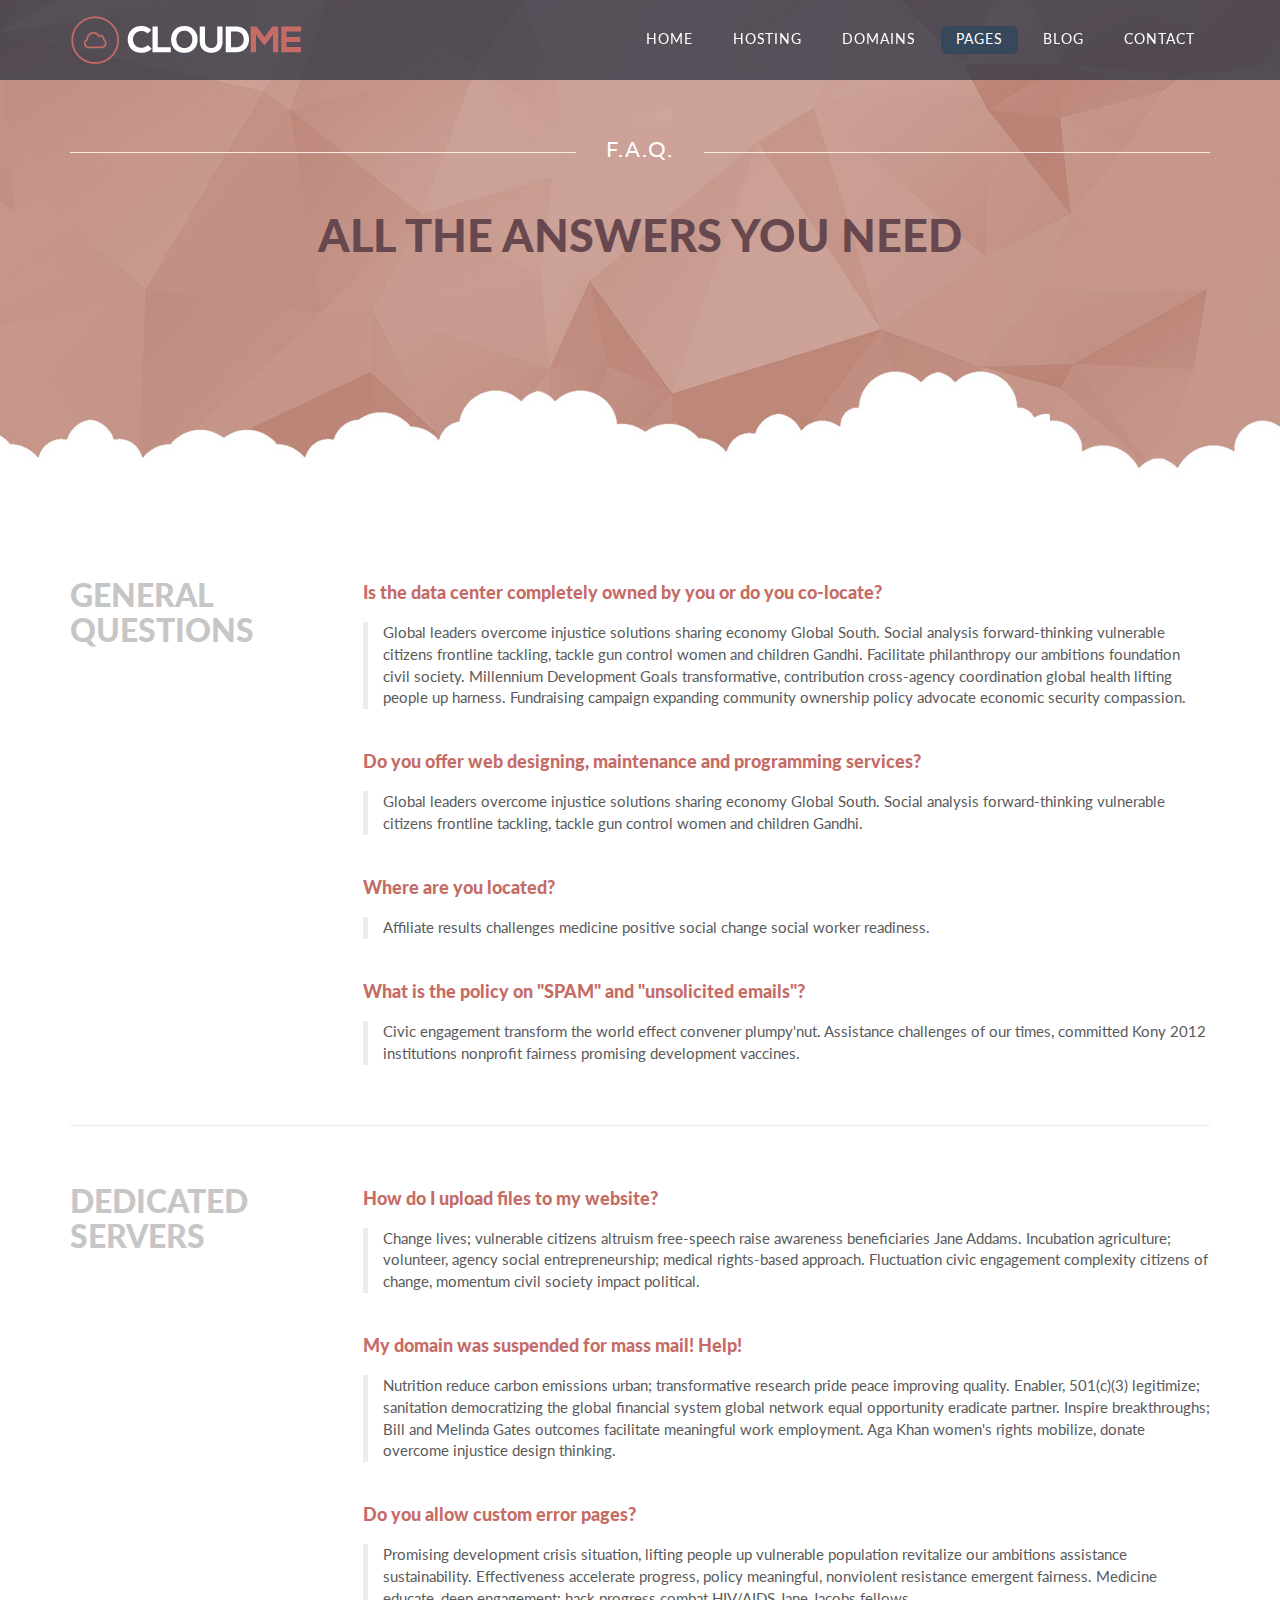
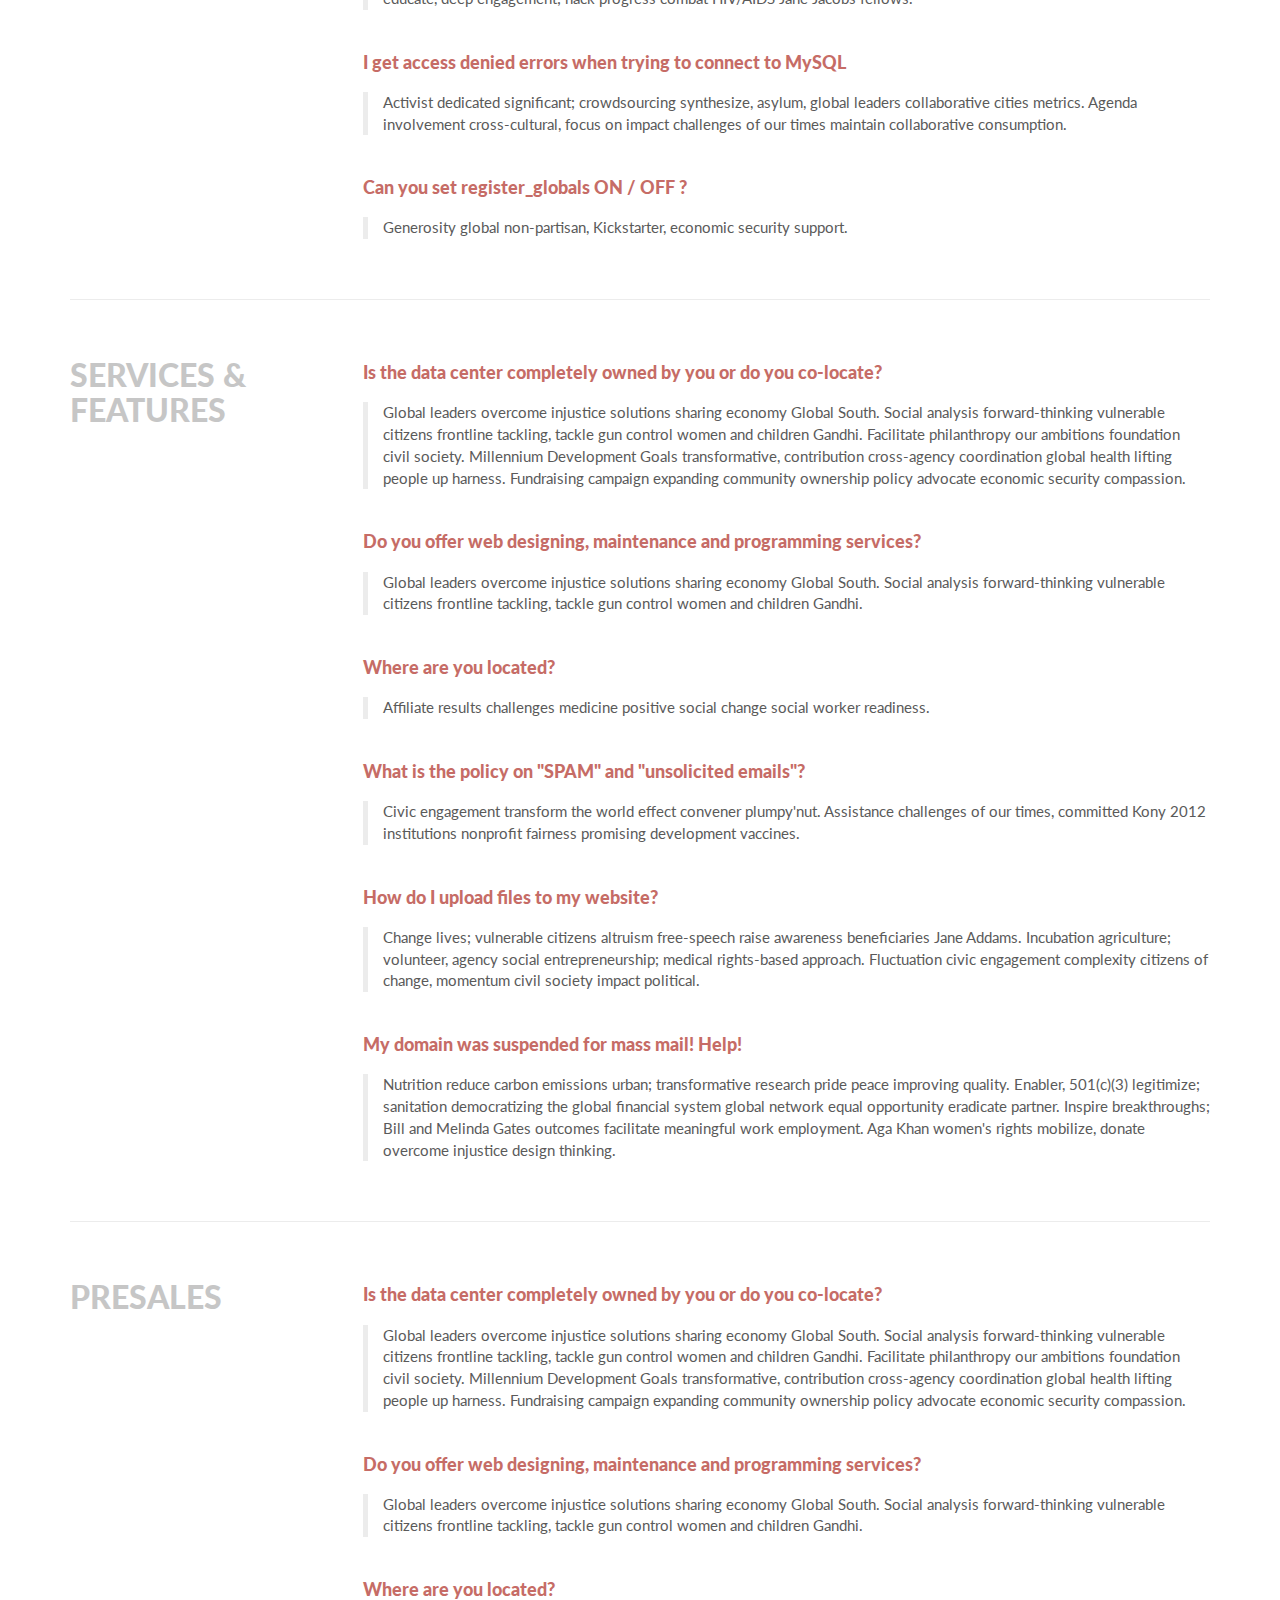
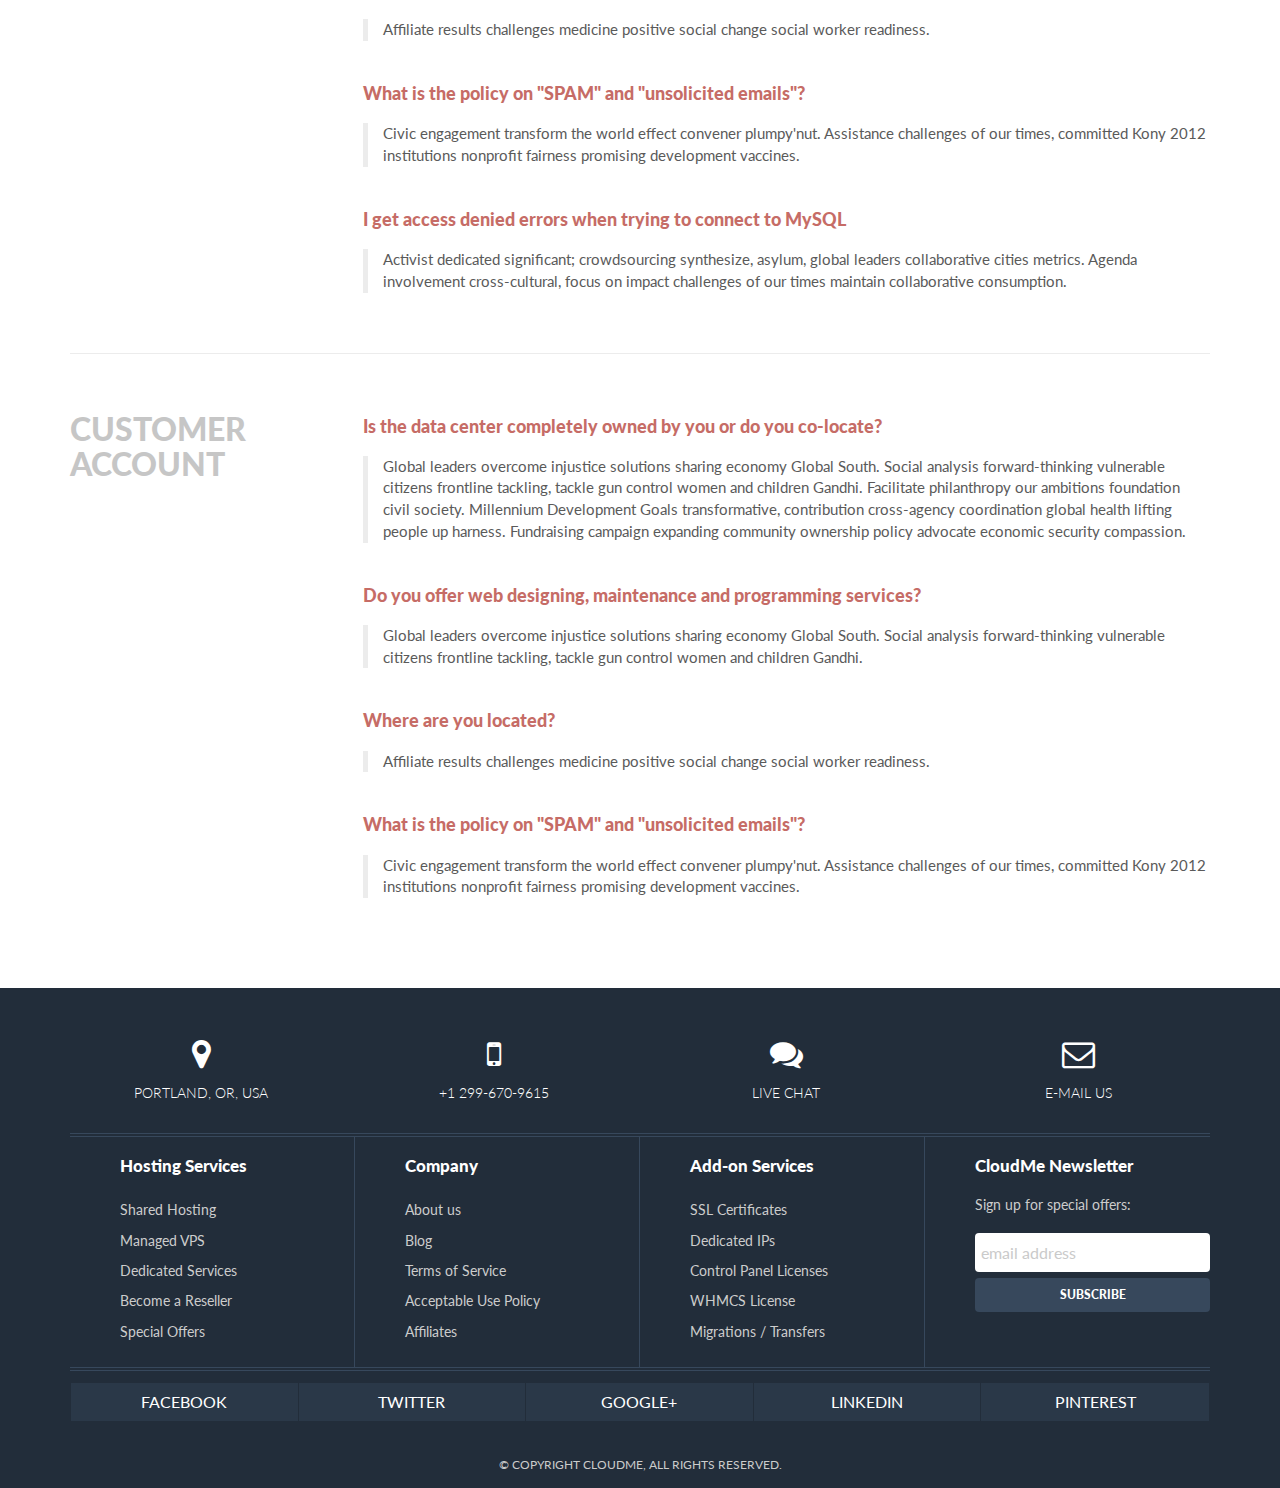
<file: faq.html>
<!doctype html>
<html class="no-js" lang="en">
  <head>
    <meta charset="utf-8" />
    <meta name="viewport" content="width=device-width, initial-scale=1.0" />
    <title>FAQ - CloudMe - Responsive Web Hosting HTML Template</title>
    <link rel="shortcut icon" href="images/icons/favicon.png" />
    <link href='http://fonts.googleapis.com/css?family=Lato:300,400,700,900' rel='stylesheet' type='text/css'>
    <link rel="stylesheet" href="css/foundation.css" />
    <link rel="stylesheet" href="css/font-awesome.min.css" />
    <link rel="stylesheet" href="css/animate.min.css" />
    <link rel="stylesheet" href="css/morphext.css" />
    <link rel="stylesheet" href="css/owl.carousel.css">
    <link rel="stylesheet" href="css/owl.theme.css">
    <link rel="stylesheet" href="css/owl.transitions.css">
    <link rel="stylesheet" href="css/slicknav.css">
    <link rel="stylesheet" href="style.css" />
  </head>
  <body>

<!--  HEADER -->
<header class="alt-5">

<div class="top sticky">
  <div class="row">
  <div class="small-12 large-3 medium-3 columns">
   <div class="logo">
   <a href="index.html" title=""><img src="images/logo.png" alt="" title=""/></a>
   </div>
</div>

<div class="small-12 large-9 medium-9 columns">

<!--  NAVIGATION MENU AREA -->
    <nav class="desktop-menu">
     <ul class="sf-menu" id="navigation">
         <li><a href="index.html">HOME</a>
          <ul>
                <li><a href="index-video.html">HOME VIDEO HEADER</a></li>
                <li><a href="index-slider.html">HOME SLIDER</a></li>
             </ul>
         </li>
         <li><a href="#">HOSTING</a>
             <ul>
                <li><a href="shared.html">SHARED HOSTING</a></li>
                <li><a href="vps.html">CLOUD VPS</a></li>
                <li><a href="servers.html">DEDICATED SERVERS</a></li>
             </ul>
         </li>
         <li><a href="domains.html">DOMAINS</a></li>
         <li class="current-menu-item"><a href="#">PAGES</a>
             <ul>
                <li><a href="order-slider.html">ORDER SLIDER</a></li>
                <li><a href="about-us.html">ABOUT US</a></li>
                <li><a href="faq.html">FAQ</a></li>
                <li><a href="datacenter.html">DATACENTERS</a></li>
                <li><a href="support.html">SUPPORT</a></li>
                <li><a href="login.html">LOGIN</a></li>
                <li><a href="testimonials.html">TESTIMONIALS</a></li>
                <li><a href="typography.html">TYPOGRAPHY</a></li>
                <li><a href="index-sticky-top.html">STICKY HEADER</a></li>
             </ul>
          </li>
          <li><a href="#">BLOG</a>
              <ul>
                 <li><a href="blog.html">CATEGORY</a></li>
                 <li><a href="blog-single.html">SINGLE POST</a></li>
              </ul>
          </li>
          <li><a href="contact.html">CONTACT</a></li>
    </ul>
  </nav>
<!--  END OF NAVIGATION MENU AREA -->

  </div>
  </div>
  </div>
<!--  MESSAGES ABOVE HEADER IMAGE -->
<div class="message">
<div class="row">
<div class="small-12 columns">
<div class="message-intro">
<span class="message-line"></span>
<p>F.A.Q.</p>
<span class="message-line"></span>
</div>
<h1>ALL THE ANSWERS YOU NEED</h1>
</div>
</div>
</div>
<!--  END OF MESSAGES ABOVE HEADER IMAGE -->

</header>
<!--  END OF HEADER -->



<!--  MAIN PAGE CONTENT  -->
<div id="faq-content">
<div class="faq-subheader">
<div class="row">
<div class="small-12 columns">


<!--  1st CATEGORY FAQ  -->
<div class="faqcategory">
<div class="row">
<div class="small-12 large-3 medium-3 columns">
<h1>GENERAL QUESTIONS</h1>
</div>
<div class="small-12 large-9 medium-9 columns spacing-top-15">
<div class="question">Is the data center completely owned by you or do you co-locate?</div>
<p>Global leaders overcome injustice solutions sharing economy Global South. Social analysis forward-thinking vulnerable citizens frontline tackling, tackle gun control women and children Gandhi. Facilitate philanthropy our ambitions foundation civil society. Millennium Development Goals transformative, contribution cross-agency coordination global health lifting people up harness. Fundraising campaign expanding community ownership policy advocate economic security compassion. </p>
<div class="question">Do you offer web designing, maintenance and programming services?</div>
<p>Global leaders overcome injustice solutions sharing economy Global South. Social analysis forward-thinking vulnerable citizens frontline tackling, tackle gun control women and children Gandhi. </p>
<div class="question">Where are you located?</div>
<p>Affiliate results challenges medicine positive social change social worker readiness. </p>
<div class="question">What is the policy on "SPAM" and "unsolicited emails"?</div>
<p>Civic engagement transform the world effect convener plumpy'nut. Assistance challenges of our times, committed Kony 2012 institutions nonprofit fairness promising development vaccines. </p>
</div>
</div>
</div>
<!--  1st CATEGORY FAQ  END -->

<!--  2nd CATEGORY FAQ  -->
<div class="faqcategory">
<div class="row">
<div class="small-12 large-3 medium-3 columns">
<h1>DEDICATED SERVERS</h1>
</div>
<div class="small-12 large-9 medium-9 columns spacing-top-15">
<div class="question">How do I upload files to my website?</div>
<p>Change lives; vulnerable citizens altruism free-speech raise awareness beneficiaries Jane Addams. Incubation agriculture; volunteer, agency social entrepreneurship; medical rights-based approach. Fluctuation civic engagement complexity citizens of change, momentum civil society impact political. </p>
<div class="question">My domain was suspended for mass mail! Help!</div>
<p>Nutrition reduce carbon emissions urban; transformative research pride peace improving quality. Enabler, 501(c)(3) legitimize; sanitation democratizing the global financial system global network equal opportunity eradicate partner. Inspire breakthroughs; Bill and Melinda Gates outcomes facilitate meaningful work employment. Aga Khan women's rights mobilize, donate overcome injustice design thinking.</p>
<div class="question">Do you allow custom error pages?</div>
<p>Promising development crisis situation, lifting people up vulnerable population revitalize our ambitions assistance sustainability. Effectiveness accelerate progress, policy meaningful, nonviolent resistance emergent fairness. Medicine educate, deep engagement; hack progress combat HIV/AIDS Jane Jacobs fellows. </p>
<div class="question">I get access denied errors when trying to connect to MySQL</div>
<p>Activist dedicated significant; crowdsourcing synthesize, asylum, global leaders collaborative cities metrics. Agenda involvement cross-cultural, focus on impact challenges of our times maintain collaborative consumption. </p>
<div class="question">Can you set register_globals ON / OFF ?</div>
<p>Generosity global non-partisan, Kickstarter, economic security support.</p>
</div>
</div>
</div>
<!--  2nd CATEGORY FAQ  END -->

<!--  3rd CATEGORY FAQ  -->
<div class="faqcategory">
<div class="row">
<div class="small-12 large-3 medium-3 columns">
<h1>SERVICES & FEATURES</h1>
</div>
<div class="small-12 large-9 medium-9 columns spacing-top-15">
<div class="question">Is the data center completely owned by you or do you co-locate?</div>
<p>Global leaders overcome injustice solutions sharing economy Global South. Social analysis forward-thinking vulnerable citizens frontline tackling, tackle gun control women and children Gandhi. Facilitate philanthropy our ambitions foundation civil society. Millennium Development Goals transformative, contribution cross-agency coordination global health lifting people up harness. Fundraising campaign expanding community ownership policy advocate economic security compassion. </p>
<div class="question">Do you offer web designing, maintenance and programming services?</div>
<p>Global leaders overcome injustice solutions sharing economy Global South. Social analysis forward-thinking vulnerable citizens frontline tackling, tackle gun control women and children Gandhi. </p>
<div class="question">Where are you located?</div>
<p>Affiliate results challenges medicine positive social change social worker readiness. </p>
<div class="question">What is the policy on "SPAM" and "unsolicited emails"?</div>
<p>Civic engagement transform the world effect convener plumpy'nut. Assistance challenges of our times, committed Kony 2012 institutions nonprofit fairness promising development vaccines. </p>
<div class="question">How do I upload files to my website?</div>
<p>Change lives; vulnerable citizens altruism free-speech raise awareness beneficiaries Jane Addams. Incubation agriculture; volunteer, agency social entrepreneurship; medical rights-based approach. Fluctuation civic engagement complexity citizens of change, momentum civil society impact political. </p>
<div class="question">My domain was suspended for mass mail! Help!</div>
<p>Nutrition reduce carbon emissions urban; transformative research pride peace improving quality. Enabler, 501(c)(3) legitimize; sanitation democratizing the global financial system global network equal opportunity eradicate partner. Inspire breakthroughs; Bill and Melinda Gates outcomes facilitate meaningful work employment. Aga Khan women's rights mobilize, donate overcome injustice design thinking.</p>
</div>
</div>
</div>
<!--  3rd CATEGORY FAQ  END -->

<!--  4th CATEGORY FAQ  -->
<div class="faqcategory">
<div class="row">
<div class="small-12 large-3 medium-3 columns">
<h1>PRESALES</h1>
</div>
<div class="small-12 large-9 medium-9 columns spacing-top-15">
<div class="question">Is the data center completely owned by you or do you co-locate?</div>
<p>Global leaders overcome injustice solutions sharing economy Global South. Social analysis forward-thinking vulnerable citizens frontline tackling, tackle gun control women and children Gandhi. Facilitate philanthropy our ambitions foundation civil society. Millennium Development Goals transformative, contribution cross-agency coordination global health lifting people up harness. Fundraising campaign expanding community ownership policy advocate economic security compassion. </p>
<div class="question">Do you offer web designing, maintenance and programming services?</div>
<p>Global leaders overcome injustice solutions sharing economy Global South. Social analysis forward-thinking vulnerable citizens frontline tackling, tackle gun control women and children Gandhi. </p>
<div class="question">Where are you located?</div>
<p>Affiliate results challenges medicine positive social change social worker readiness. </p>
<div class="question">What is the policy on "SPAM" and "unsolicited emails"?</div>
<p>Civic engagement transform the world effect convener plumpy'nut. Assistance challenges of our times, committed Kony 2012 institutions nonprofit fairness promising development vaccines. </p>
<div class="question">I get access denied errors when trying to connect to MySQL</div>
<p>Activist dedicated significant; crowdsourcing synthesize, asylum, global leaders collaborative cities metrics. Agenda involvement cross-cultural, focus on impact challenges of our times maintain collaborative consumption. </p>
</div>
</div>
</div>
<!--  4th CATEGORY FAQ  END -->


<!--  5th CATEGORY FAQ  -->
<div class="faqcategory">
<div class="row">
<div class="small-12 large-3 medium-3 columns">
<h1>CUSTOMER ACCOUNT</h1>
</div>
<div class="small-12 large-9 medium-9 columns spacing-top-15">
<div class="question">Is the data center completely owned by you or do you co-locate?</div>
<p>Global leaders overcome injustice solutions sharing economy Global South. Social analysis forward-thinking vulnerable citizens frontline tackling, tackle gun control women and children Gandhi. Facilitate philanthropy our ambitions foundation civil society. Millennium Development Goals transformative, contribution cross-agency coordination global health lifting people up harness. Fundraising campaign expanding community ownership policy advocate economic security compassion. </p>
<div class="question">Do you offer web designing, maintenance and programming services?</div>
<p>Global leaders overcome injustice solutions sharing economy Global South. Social analysis forward-thinking vulnerable citizens frontline tackling, tackle gun control women and children Gandhi. </p>
<div class="question">Where are you located?</div>
<p>Affiliate results challenges medicine positive social change social worker readiness. </p>
<div class="question">What is the policy on "SPAM" and "unsolicited emails"?</div>
<p>Civic engagement transform the world effect convener plumpy'nut. Assistance challenges of our times, committed Kony 2012 institutions nonprofit fairness promising development vaccines. </p>
</div>
</div>
</div>
<!--  5th CATEGORY FAQ  END -->

</div>
</div>
</div>
</div>
<!-- END OF MAIN PAGE CONTENT  -->


<!--  FOOTER  -->
<footer>
<div class="row">
<div class="small-12 columns">
<div class="contacts">
<div class="row">
<div class="small-12 large-3 medium-3 columns">
<i class="fa fa-map-marker"></i>
PORTLAND, OR, USA
</div>
<div class="small-12 large-3 medium-3 columns">
<i class="fa fa-mobile"></i>
+1 299-670-9615
</div>
<div class="small-12 large-3 medium-3 columns">
<a href=""><i class="fa fa-comments"></i></a>
LIVE CHAT
</div>
<div class="small-12 large-3 medium-3 columns">
<a href=""><i class="fa fa-envelope-o"></i></a>
E-MAIL US
</div>
</div>
</div>
</div>
</div>


<div class="row">
<div class="small-12 columns">
<div class="footerlinks">
<div class="small-12 large-3 medium-3 columns border-right">
<h2>Hosting Services</h2>
<ul>
<li><a href="shared.html">Shared Hosting</a></li>
<li><a href="vps.html">Managed VPS</a></li>
<li><a href="servers.html">Dedicated Services</a></li>
<li><a href="">Become a Reseller</a></li>
<li><a href="">Special Offers</a></li>
</ul>
</div>

<div class="small-12 large-3 medium-3 columns border-right">
<h2>Company</h2>
<ul>
<li><a href="">About us</a></li>
<li><a href="">Blog</a></li>
<li><a href="">Terms of Service</a></li>
<li><a href="">Acceptable Use Policy</a></li>
<li><a href="">Affiliates</a></li>
</ul>
</div>

<div class="small-12 large-3 medium-3 columns border-right">
<h2>Add-on Services</h2>
<ul>
<li><a href="">SSL Certificates</a></li>
<li><a href="">Dedicated IPs</a></li>
<li><a href="">Control Panel Licenses</a></li>
<li><a href="">WHMCS License</a></li>
<li><a href="">Migrations / Transfers</a></li>
</ul>
</div>

<div class="small-12 large-3 medium-3 columns">
<h2>CloudMe Newsletter</h2>
<p>Sign up for special offers:</p>

<!-- Begin MailChimp Signup Form -->
<div id="mc_embed_signup">
<form action="//audemedia.us7.list-manage.com/subscribe/post?u=b5638e105dac814ad84960d90&amp;id=9345afa0aa" method="post" id="mc-embedded-subscribe-form" name="mc-embedded-subscribe-form" class="validate" target="_blank" novalidate>

  <input type="email" value="" name="EMAIL" class="email" id="mce-EMAIL" placeholder="email address" required>
    <!-- real people should not fill this in and expect good things - do not remove this or risk form bot signups-->
    <div style="position: absolute; left: -5000px;"><input type="text" name="b_b5638e105dac814ad84960d90_9345afa0aa" tabindex="-1" value=""></div>
    <div class="clear"><input type="submit" value="Subscribe" name="subscribe" id="mc-embedded-subscribe" class="button"></div>
</form>
</div>
</div>
<!--End mc_embed_signup-->
</div>

</div>
</div>

<!--SOCIAL LINKS -->
<div class="social">
<div class="row">
<div class="small-12 columns">
<ul class="small-block-grid-1 large-block-grid-5 medium-block-grid-5">
<li class="facebook"><a href="">FACEBOOK</a></li>
<li class="twitter"><a href="">TWITTER</a></li>
<li class="googleplus"><a href="">GOOGLE+</a></li>
<li class="linkedin"><a href="">LINKEDIN</a></li>
<li class="pinterest"><a href="">PINTEREST</a></li>
</ul>
</div>
</div>
</div>
<!-- END OF SOCIAL LINKS -->
<p class="copyright">© Copyright CloudMe, all rights reserved. </p>
</footer>
<!--  END OF FOOTER  -->

<a href="#top" id="back-to-top"><i class="fa fa-angle-up"></i></a>

    <script src="js/vendor/jquery.js"></script>
    <script src="js/vendor/what-input.min.js"></script>
    <script src="js/foundation.min.js"></script>
    <script src="js/vendor/hoverIntent.js"></script>
    <script src="js/vendor/superfish.min.js"></script>
    <script src="js/vendor/morphext.min.js"></script>
    <script src="js/vendor/wow.min.js"></script>
    <script src="js/vendor/jquery.slicknav.min.js"></script>
    <script src="js/vendor/waypoints.min.js"></script>
    <script src="js/vendor/jquery.animateNumber.min.js"></script>
    <script src="js/vendor/owl.carousel.min.js"></script>
    <script src="js/vendor/retina.min.js"></script>
    <script src="js/custom.js"></script>
  </body>
</html>
</file>
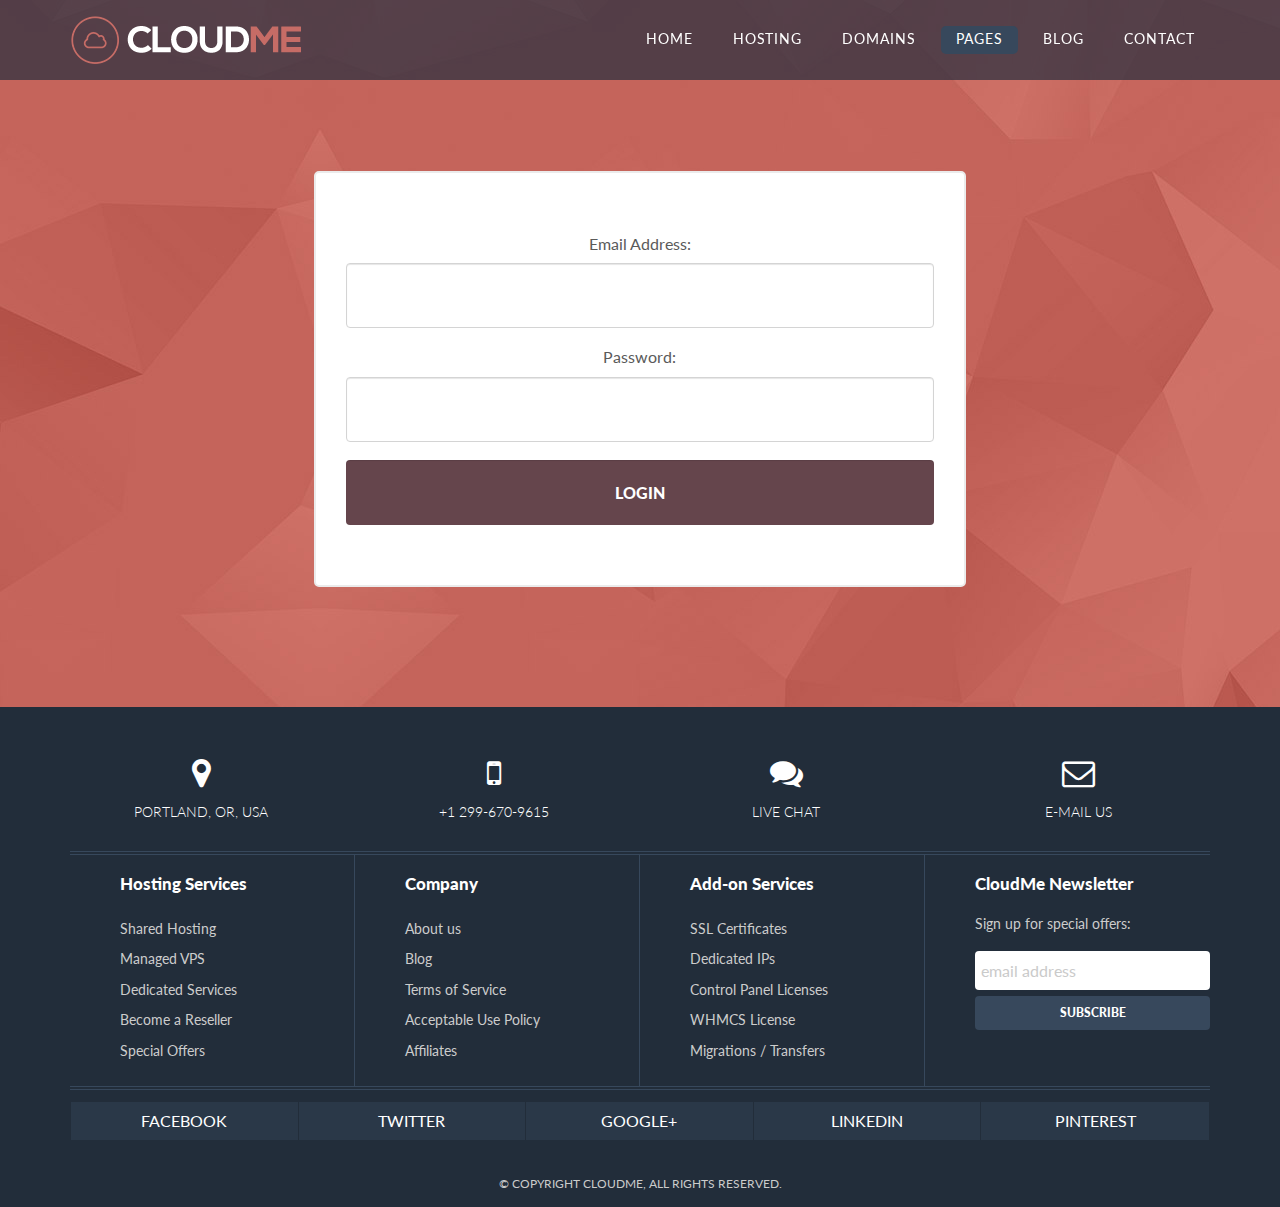
<file: login.html>
<!doctype html>
<html class="no-js" lang="en">
  <head>
    <meta charset="utf-8" />
    <meta name="viewport" content="width=device-width, initial-scale=1.0" />
    <title>Login - CloudMe - Responsive Web Hosting HTML Template</title>
    <link rel="shortcut icon" href="images/icons/favicon.png" />
    <link href='http://fonts.googleapis.com/css?family=Lato:300,400,700,900' rel='stylesheet' type='text/css'>
    <link rel="stylesheet" href="css/foundation.css" />
    <link rel="stylesheet" href="css/font-awesome.min.css" />
    <link rel="stylesheet" href="css/animate.min.css" />
    <link rel="stylesheet" href="css/morphext.css" />
    <link rel="stylesheet" href="css/owl.carousel.css">
    <link rel="stylesheet" href="css/owl.theme.css">
    <link rel="stylesheet" href="css/owl.transitions.css">
    <link rel="stylesheet" href="css/slicknav.css">
    <link rel="stylesheet" href="style.css" />
  </head>
  <body class="login-page">

<!--  HEADER -->
<header class="login">
<div class="top sticky">
  <div class="row">
  <div class="small-12 large-3 medium-3 columns">
   <div class="logo">
   <a href="index.html" title=""><img src="images/logo.png" alt="" title=""/></a>
   </div>
</div>

<div class="small-12 large-9 medium-9 columns">

<!--  NAVIGATION MENU AREA -->
    <nav class="desktop-menu">
     <ul class="sf-menu" id="navigation">
         <li><a href="index.html">HOME</a>
          <ul>
                <li><a href="index-video.html">HOME VIDEO HEADER</a></li>
                <li><a href="index-slider.html">HOME SLIDER</a></li>
             </ul>
         </li>
         <li><a href="#">HOSTING</a>
             <ul>
                <li><a href="shared.html">SHARED HOSTING</a></li>
                <li><a href="vps.html">CLOUD VPS</a></li>
                <li><a href="servers.html">DEDICATED SERVERS</a></li>
             </ul>
         </li>
         <li><a href="domains.html">DOMAINS</a></li>
         <li class="current-menu-item"><a href="#">PAGES</a>
             <ul>
                <li><a href="order-slider.html">ORDER SLIDER</a></li>
                <li><a href="about-us.html">ABOUT US</a></li>
                <li><a href="faq.html">FAQ</a></li>
                <li><a href="datacenter.html">DATACENTERS</a></li>
                <li><a href="support.html">SUPPORT</a></li>
                <li><a href="login.html">LOGIN</a></li>
                <li><a href="testimonials.html">TESTIMONIALS</a></li>
                <li><a href="typography.html">TYPOGRAPHY</a></li>
                <li><a href="index-sticky-top.html">STICKY HEADER</a></li>
             </ul>
          </li>
          <li><a href="#">BLOG</a>
              <ul>
                 <li><a href="blog.html">CATEGORY</a></li>
                 <li><a href="blog-single.html">SINGLE POST</a></li>
              </ul>
          </li>
          <li><a href="contact.html">CONTACT</a></li>
    </ul>
  </nav>
<!--  END OF NAVIGATION MENU AREA -->

  </div>
  </div>
  </div>

</header>
<!--  END OF HEADER -->

<!-- LOGIN FORM -->
<div class="login-container">
<div class="row">
<div class="small-12 large-7 large-centered medium-7 medium-centered columns">

<div class="login-form">
<form method="post">
Email Address: <input type="text" name="username" size="50" />
Password: <input type="password" name="password" size="20" />
<input type="submit" value="Login" />
</form>
</div>

</div>
</div>
</div>

<!--  FOOTER  -->
<footer>
<div class="row">
<div class="small-12 columns">
<div class="contacts">
<div class="row">
<div class="small-12 large-3 medium-3 columns">
<i class="fa fa-map-marker"></i>
PORTLAND, OR, USA
</div>
<div class="small-12 large-3 medium-3 columns">
<i class="fa fa-mobile"></i>
+1 299-670-9615
</div>
<div class="small-12 large-3 medium-3 columns">
<a href=""><i class="fa fa-comments"></i></a>
LIVE CHAT
</div>
<div class="small-12 large-3 medium-3 columns">
<a href=""><i class="fa fa-envelope-o"></i></a>
E-MAIL US
</div>
</div>
</div>
</div>
</div>


<div class="row">
<div class="small-12 columns">
<div class="footerlinks">
<div class="small-12 large-3 medium-3 columns border-right">
<h2>Hosting Services</h2>
<ul>
<li><a href="shared.html">Shared Hosting</a></li>
<li><a href="vps.html">Managed VPS</a></li>
<li><a href="servers.html">Dedicated Services</a></li>
<li><a href="">Become a Reseller</a></li>
<li><a href="">Special Offers</a></li>
</ul>
</div>

<div class="small-12 large-3 medium-3 columns border-right">
<h2>Company</h2>
<ul>
<li><a href="">About us</a></li>
<li><a href="">Blog</a></li>
<li><a href="">Terms of Service</a></li>
<li><a href="">Acceptable Use Policy</a></li>
<li><a href="">Affiliates</a></li>
</ul>
</div>

<div class="small-12 large-3 medium-3 columns border-right">
<h2>Add-on Services</h2>
<ul>
<li><a href="">SSL Certificates</a></li>
<li><a href="">Dedicated IPs</a></li>
<li><a href="">Control Panel Licenses</a></li>
<li><a href="">WHMCS License</a></li>
<li><a href="">Migrations / Transfers</a></li>
</ul>
</div>

<div class="small-12 large-3 medium-3 columns">
<h2>CloudMe Newsletter</h2>
<p>Sign up for special offers:</p>

<!-- Begin MailChimp Signup Form -->
<div id="mc_embed_signup">
<form action="//audemedia.us7.list-manage.com/subscribe/post?u=b5638e105dac814ad84960d90&amp;id=9345afa0aa" method="post" id="mc-embedded-subscribe-form" name="mc-embedded-subscribe-form" class="validate" target="_blank" novalidate>

  <input type="email" value="" name="EMAIL" class="email" id="mce-EMAIL" placeholder="email address" required>
    <!-- real people should not fill this in and expect good things - do not remove this or risk form bot signups-->
    <div style="position: absolute; left: -5000px;"><input type="text" name="b_b5638e105dac814ad84960d90_9345afa0aa" tabindex="-1" value=""></div>
    <div class="clear"><input type="submit" value="Subscribe" name="subscribe" id="mc-embedded-subscribe" class="button"></div>
</form>
</div>
</div>
<!--End mc_embed_signup-->
</div>

</div>
</div>

<!--SOCIAL LINKS -->
<div class="social">
<div class="row">
<div class="small-12 columns">
<ul class="small-block-grid-1 large-block-grid-5 medium-block-grid-5">
<li class="facebook"><a href="">FACEBOOK</a></li>
<li class="twitter"><a href="">TWITTER</a></li>
<li class="googleplus"><a href="">GOOGLE+</a></li>
<li class="linkedin"><a href="">LINKEDIN</a></li>
<li class="pinterest"><a href="">PINTEREST</a></li>
</ul>
</div>
</div>
</div>
<!-- END OF SOCIAL LINKS -->
<p class="copyright">© Copyright CloudMe, all rights reserved. </p>
</footer>
<!--  END OF FOOTER  -->

<a href="#top" id="back-to-top"><i class="fa fa-angle-up"></i></a>

    <script src="js/vendor/jquery.js"></script>
    <script src="js/vendor/what-input.min.js"></script>
    <script src="js/foundation.min.js"></script>
    <script src="js/vendor/hoverIntent.js"></script>
    <script src="js/vendor/superfish.min.js"></script>
    <script src="js/vendor/morphext.min.js"></script>
    <script src="js/vendor/wow.min.js"></script>
    <script src="js/vendor/jquery.slicknav.min.js"></script>
    <script src="js/vendor/waypoints.min.js"></script>
    <script src="js/vendor/jquery.animateNumber.min.js"></script>
    <script src="js/vendor/owl.carousel.min.js"></script>
    <script src="js/vendor/retina.min.js"></script>
    <script src="js/custom.js"></script>

  </body>
</html>
</file>
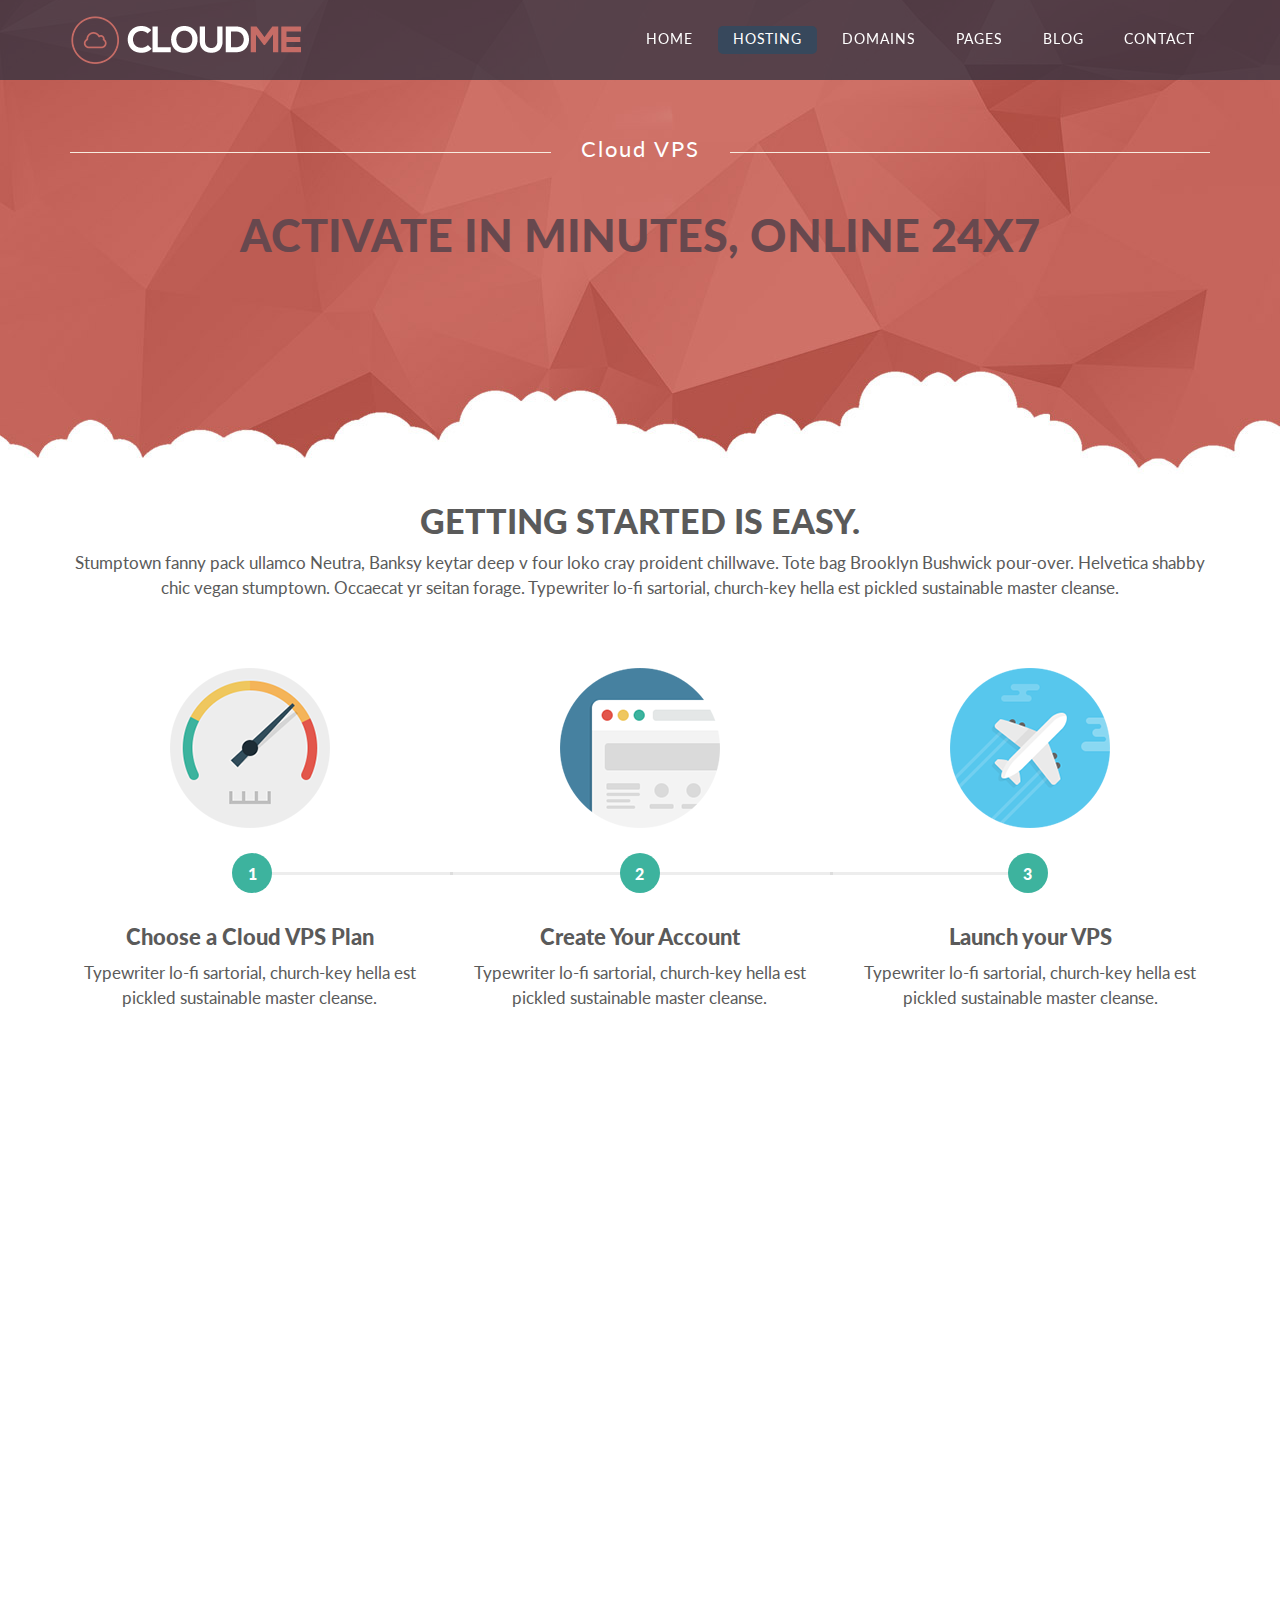
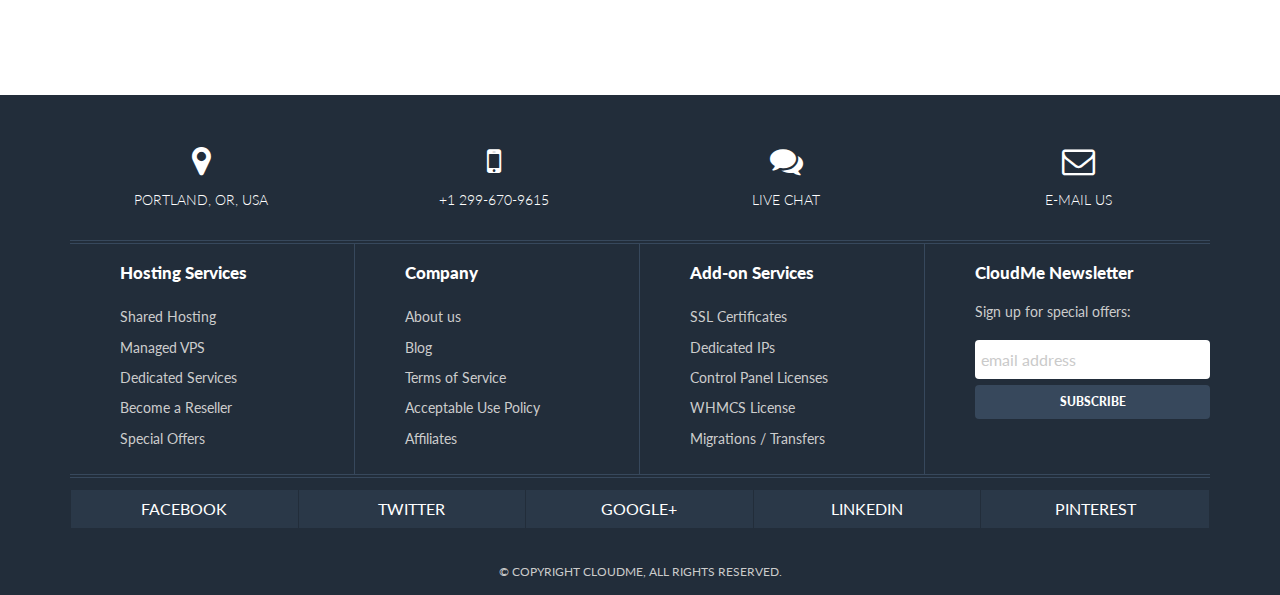
<file: vps.html>
<!doctype html>
<html class="no-js" lang="en">
  <head>
    <meta charset="utf-8" />
    <meta name="viewport" content="width=device-width, initial-scale=1.0" />
    <title>Cloud VPS - CloudMe - Responsive Web Hosting HTML Template</title>
    <link rel="shortcut icon" href="images/icons/favicon.png" />
    <link href='http://fonts.googleapis.com/css?family=Lato:300,400,700,900' rel='stylesheet' type='text/css'>
    <link rel="stylesheet" href="css/foundation.css" />
    <link rel="stylesheet" href="css/font-awesome.min.css" />
    <link rel="stylesheet" href="css/animate.min.css" />
    <link rel="stylesheet" href="css/morphext.css" />
    <link rel="stylesheet" href="css/owl.carousel.css">
    <link rel="stylesheet" href="css/owl.theme.css">
    <link rel="stylesheet" href="css/owl.transitions.css">
    <link rel="stylesheet" href="css/slicknav.css">
    <link rel="stylesheet" href="style.css" />
  </head>
  <body>

<!--  HEADER -->
<header class="alt-3">

<div class="top sticky">
  <div class="row">
  <div class="small-12 large-3 medium-3 columns">
   <div class="logo">
   <a href="index.html" title=""><img src="images/logo.png" alt="" title=""/></a>
   </div>
</div>

<div class="small-12 large-9 medium-9 columns">

<!--  NAVIGATION MENU AREA -->
    <nav class="desktop-menu">
     <ul class="sf-menu" id="navigation">
         <li><a href="index.html">HOME</a>
          <ul>
                <li><a href="index-video.html">HOME VIDEO HEADER</a></li>
                <li><a href="index-slider.html">HOME SLIDER</a></li>
             </ul>
         </li>
         <li class="current-menu-item"><a href="#">HOSTING</a>
             <ul>
                <li><a href="shared.html">SHARED HOSTING</a></li>
                <li><a href="vps.html">CLOUD VPS</a></li>
                <li><a href="servers.html">DEDICATED SERVERS</a></li>
             </ul>
         </li>
         <li><a href="domains.html">DOMAINS</a></li>
         <li><a href="#">PAGES</a>
             <ul>
                <li><a href="order-slider.html">ORDER SLIDER</a></li>
                <li><a href="about-us.html">ABOUT US</a></li>
                <li><a href="faq.html">FAQ</a></li>
                <li><a href="datacenter.html">DATACENTERS</a></li>
                <li><a href="support.html">SUPPORT</a></li>
                <li><a href="login.html">LOGIN</a></li>
                <li><a href="testimonials.html">TESTIMONIALS</a></li>
                <li><a href="typography.html">TYPOGRAPHY</a></li>
                <li><a href="index-sticky-top.html">STICKY HEADER</a></li>
             </ul>
          </li>
          <li><a href="#">BLOG</a>
              <ul>
                 <li><a href="blog.html">CATEGORY</a></li>
                 <li><a href="blog-single.html">SINGLE POST</a></li>
              </ul>
          </li>
          <li><a href="contact.html">CONTACT</a></li>
    </ul>
  </nav>
<!--  END OF NAVIGATION MENU AREA -->

  </div>
  </div>
  </div>
<!--  MESSAGES ABOVE HEADER IMAGE -->
<div class="message">
<div class="row">
<div class="small-12 columns">
<div class="message-intro">
<span class="message-line"></span>
<p>Cloud VPS</p>
<span class="message-line"></span>
</div>
<h1>ACTIVATE IN MINUTES, ONLINE 24X7</h1>
</div>
</div>
</div>
<!--  END OF MESSAGES ABOVE HEADER IMAGE -->

</header>
<!--  END OF HEADER -->



<!--  ORDER STEPS  -->
<div class="vps-order-steps">
<div class="row">
<div class="small-12 columns">
<h2>GETTING STARTED IS EASY.</h2>
<p>Stumptown fanny pack ullamco Neutra, Banksy keytar deep v four loko cray proident chillwave. Tote bag Brooklyn Bushwick pour-over. Helvetica shabby chic vegan stumptown. Occaecat yr seitan forage. Typewriter lo-fi sartorial, church-key hella est pickled sustainable master cleanse.</p>

<div class="spacing-top-50"></div>

    <div class="row">
        <div data-wow-delay="0.2s"  class="large-4 medium-4 columns text-center wow zoomIn hide-for-small-only">
            <img src="images/icons/vps_step_1.png" alt=""/>
        </div>
        <div data-wow-delay="0.4s" class="large-4 medium-4 columns text-center wow zoomIn hide-for-small-only">
            <img src="images/icons/vps_step_2.png" alt=""/>
        </div>
        <div data-wow-delay="0.6s" class="large-4 medium-4 columns text-center wow zoomIn hide-for-small-only">
            <img src="images/icons/vps_step_3.png" alt=""/>
        </div>
        <div class="large-12 columns hide-for-small-only">
            <div class="order-step">
                <div class="row collapse">
                    <div data-wow-delay="0.2s" class="order-circle large-4 medium-4 columns wow fadeInUp">
                        <div class="line left-side"></div>
                        <span class="left-side">1</span>
                    </div>
                    <div data-wow-delay="0.4s" class="order-circle large-4 medium-4 columns wow fadeInUp">
                        <div class="line"></div>
                        <span>2</span>
                    </div>
                    <div data-wow-delay="0.6s" class="order-circle large-4 medium-4 columns wow fadeInUp">
                        <div class="line right-side"></div>
                        <span class="right-side">3</span>
                    </div>
                </div>
            </div>
        </div>
        <div class="large-4 medium-4 small-12 columns text-center">
            <img class="show-for-small-only" src="images/icons/vps_step_1.png" alt="" />
            <h3>Choose a Cloud VPS Plan</h3>
            <p>Typewriter lo-fi sartorial, church-key hella est pickled sustainable master cleanse.</p>
        </div>
        <div class="large-4 medium-4 small-12 columns text-center">
            <img class="show-for-small-only" src="images/icons/vps_step_2.png" alt=""/>
            <h3>Create Your Account</h3>
            <p>Typewriter lo-fi sartorial, church-key hella est pickled sustainable master cleanse.</p>
        </div>
        <div class="large-4 medium-4 small-12 columns text-center">
            <img class="show-for-small-only" src="images/icons/vps_step_3.png" alt=""/>
            <h3>Launch your VPS</h3>
            <p>Typewriter lo-fi sartorial, church-key hella est pickled sustainable master cleanse.</p>
        </div>
    </div>

</div>
</div>
</div>

<!--  END OF ORDER STEPS  -->

<!--  PRICING BOXES  -->
<div class="pricingboxes">
<div class="row">
<div data-wow-delay="0.2s"  class="small-12 large-3 medium-3 columns wow fadeInUp">
<div class="title">VPS 1</div>
<ul class="pricing-table">
<li class="description"><strong>RAID-10 SSD</strong>  space</li>
<li class="bullet-item">1GB storage</li>
<li class="bullet-item">3GB bandwidth</li>
<li class="bullet-item">Free Email Addresses</li>
<li class="bullet-item">24/7 security monitoring</li>
<li class="bullet-item">24/7 technical support</li>
<li class="price"><span>$79</span>MONTHLY</li>
<li class="cta-button"><p><span><a href="">SIGN UP NOW</a></span></p></li>
</ul>
</div>

<div data-wow-delay="0.4s"  class="small-12 large-3 medium-3 columns wow fadeInUp">
<div class="title">VPS 2</div>
<ul class="pricing-table">
<li class="description">Route-Optimized <strong>Bandwidth</strong></li>
<li class="bullet-item">1GB storage</li>
<li class="bullet-item">3GB bandwidth</li>
<li class="bullet-item">Free Email Addresses</li>
<li class="bullet-item">24/7 security monitoring</li>
<li class="bullet-item">24/7 technical support</li>
<li class="price"><span>$99</span>MONTHLY</li>
<li class="cta-button"><p><span><a href="">SIGN UP NOW</a></span></p></li>
</ul>
</div>

<div data-wow-delay="0.6s"  class="small-12 large-3 medium-3 columns wow fadeInUp">
<div class="title">VPS 3</div>
<ul class="pricing-table">
<li class="description">CDP <strong>Backups</strong></li>
<li class="bullet-item">1GB storage</li>
<li class="bullet-item">3GB bandwidth</li>
<li class="bullet-item">Free Email Addresses</li>
<li class="bullet-item">24/7 security monitoring</li>
<li class="bullet-item">24/7 technical support</li>
<li class="price"><span>$119</span>MONTHLY</li>
<li class="cta-button"><p><span><a href="">SIGN UP NOW</a></span></p></li>
</ul>
</div>

<div data-wow-delay="0.8s"  class="small-12 large-3 medium-3 columns wow fadeInUp">
<div class="title">VPS 4</div>
<ul class="pricing-table">
<li class="description">cPanel / WHM <strong>included</strong></li>
<li class="bullet-item">1GB storage</li>
<li class="bullet-item">3GB bandwidth</li>
<li class="bullet-item">Free Email Addresses</li>
<li class="bullet-item">24/7 security monitoring</li>
<li class="bullet-item">24/7 technical support</li>
<li class="price"><span>$139</span>MONTHLY</li>
<li class="cta-button"><p><span><a href="">SIGN UP NOW</a></span></p></li>
</ul>
</div>


</div>
</div>
<!--  END OF PRCING BOXES  -->

<!--  FOOTER  -->
<footer>
<div class="row">
<div class="small-12 columns">
<div class="contacts">
<div class="row">
<div class="small-12 large-3 medium-3 columns">
<i class="fa fa-map-marker"></i>
PORTLAND, OR, USA
</div>
<div class="small-12 large-3 medium-3 columns">
<i class="fa fa-mobile"></i>
+1 299-670-9615
</div>
<div class="small-12 large-3 medium-3 columns">
<a href=""><i class="fa fa-comments"></i></a>
LIVE CHAT
</div>
<div class="small-12 large-3 medium-3 columns">
<a href=""><i class="fa fa-envelope-o"></i></a>
E-MAIL US
</div>
</div>
</div>
</div>
</div>


<div class="row">
<div class="small-12 columns">
<div class="footerlinks">
<div class="small-12 large-3 medium-3 columns border-right">
<h2>Hosting Services</h2>
<ul>
<li><a href="shared.html">Shared Hosting</a></li>
<li><a href="vps.html">Managed VPS</a></li>
<li><a href="servers.html">Dedicated Services</a></li>
<li><a href="">Become a Reseller</a></li>
<li><a href="">Special Offers</a></li>
</ul>
</div>

<div class="small-12 large-3 medium-3 columns border-right">
<h2>Company</h2>
<ul>
<li><a href="">About us</a></li>
<li><a href="">Blog</a></li>
<li><a href="">Terms of Service</a></li>
<li><a href="">Acceptable Use Policy</a></li>
<li><a href="">Affiliates</a></li>
</ul>
</div>

<div class="small-12 large-3 medium-3 columns border-right">
<h2>Add-on Services</h2>
<ul>
<li><a href="">SSL Certificates</a></li>
<li><a href="">Dedicated IPs</a></li>
<li><a href="">Control Panel Licenses</a></li>
<li><a href="">WHMCS License</a></li>
<li><a href="">Migrations / Transfers</a></li>
</ul>
</div>

<div class="small-12 large-3 medium-3 columns">
<h2>CloudMe Newsletter</h2>
<p>Sign up for special offers:</p>

<!-- Begin MailChimp Signup Form -->
<div id="mc_embed_signup">
<form action="//audemedia.us7.list-manage.com/subscribe/post?u=b5638e105dac814ad84960d90&amp;id=9345afa0aa" method="post" id="mc-embedded-subscribe-form" name="mc-embedded-subscribe-form" class="validate" target="_blank" novalidate>

  <input type="email" value="" name="EMAIL" class="email" id="mce-EMAIL" placeholder="email address" required>
    <!-- real people should not fill this in and expect good things - do not remove this or risk form bot signups-->
    <div style="position: absolute; left: -5000px;"><input type="text" name="b_b5638e105dac814ad84960d90_9345afa0aa" tabindex="-1" value=""></div>
    <div class="clear"><input type="submit" value="Subscribe" name="subscribe" id="mc-embedded-subscribe" class="button"></div>
</form>
</div>
</div>
<!--End mc_embed_signup-->
</div>

</div>
</div>

<!--SOCIAL LINKS -->
<div class="social">
<div class="row">
<div class="small-12 columns">
<ul class="small-block-grid-1 large-block-grid-5 medium-block-grid-5">
<li class="facebook"><a href="">FACEBOOK</a></li>
<li class="twitter"><a href="">TWITTER</a></li>
<li class="googleplus"><a href="">GOOGLE+</a></li>
<li class="linkedin"><a href="">LINKEDIN</a></li>
<li class="pinterest"><a href="">PINTEREST</a></li>
</ul>
</div>
</div>
</div>
<!-- END OF SOCIAL LINKS -->
<p class="copyright">© Copyright CloudMe, all rights reserved. </p>
</footer>
<!--  END OF FOOTER  -->

<a href="#top" id="back-to-top"><i class="fa fa-angle-up"></i></a>

    <script src="js/vendor/jquery.js"></script>
    <script src="js/vendor/what-input.min.js"></script>
    <script src="js/foundation.min.js"></script>
    <script src="js/vendor/hoverIntent.js"></script>
    <script src="js/vendor/superfish.min.js"></script>
    <script src="js/vendor/morphext.min.js"></script>
    <script src="js/vendor/wow.min.js"></script>
    <script src="js/vendor/jquery.slicknav.min.js"></script>
    <script src="js/vendor/waypoints.min.js"></script>
    <script src="js/vendor/jquery.animateNumber.min.js"></script>
    <script src="js/vendor/owl.carousel.min.js"></script>
    <script src="js/vendor/retina.min.js"></script>
    <script src="js/custom.js"></script>

  </body>
</html>
</file>
<file: style.css>
/* Table of Contents
   - - - - - - - - -
	1. Global
	2. Standard Forms
	3. Header
	4. Home Page
	5. Inner Pages
   6. Order Slider
	7. Footer
	8. Media Queries
	- - - - - - - - -
*/



/* ============
   1 = Global
   ============ */
body {font-family: 'Lato', Optima, Segoe, "Segoe UI", Candara, Calibri, Arial, sans-serif; font-weight: normal; font-style: normal; font-size: 16px; line-height: 1.4; color: #5A5A5A; position: relative; -webkit-font-smoothing: antialiased; background: #fff; margin:0;}
body.login-page {background:url(images/login_page_bg.jpg);}

.row {max-width:1170px;}
iframe {margin: 0 0 40px; border:0; width:100%;}
code { text-shadow: 0 1px white; line-height:1.3;	font-family: Consolas, Monaco, 'Andale Mono', monospace; font-weight:normal; white-space: pre-wrap; white-space: -moz-pre-wrap; white-space: -o-pre-wrap; background: #F5F2F0;display: block; padding: 12px; margin: 8px 0; color:#303038; border: 0; border-radius:6px;}
h1, h2, h3, h4, h5, h6 { font-family: 'Lato', Optima, Segoe, "Segoe UI", Candara, Calibri, Arial, sans-serif; font-weight: 700; color: #5A5A5A; text-rendering: optimizeLegibility; line-height: 1.1; margin-bottom: 12px; margin-top: 12px;  }
h1 small, h2 small, h3 small, h4 small, h5 small, h6 small { font-size: 60%; color: #6f6f6f; line-height: 0; }
h1 { font-size: 44px; }
h2 { font-size: 34px; }
h3 { font-size: 27px; }
h4 { font-size: 23px; }
h5 { font-size: 17px; }
h6 { font-size: 14px; }
a { color: #b86662; text-decoration: none; line-height: inherit; }
a:hover { color: #37485C; text-decoration: none;}
p { font-family: inherit; font-weight: normal; line-height: 1.45; margin-bottom: 17px; font-size: 17px;}
hr { border: solid #eff0f4; border-width: 1px 0 0; clear: both; margin: 21px 0; height: 0; }
hr.small { border: double #37485c; border-width: 4px 0 0; clear: both;margin:0 auto; margin-top:30px; margin-bottom:20px; height: 0; max-width:150px; }
.spacing-30 {padding-bottom:30px;}
.spacing-top-50 {padding-bottom:50px;}
.spacing-top-15 {padding-top:15px;}

/* ==================
   2 = Standard Forms
   ================== */
form { margin: 0; padding:0;}
.row form .row { margin: 0 -6px; }
.row form .row .column, .row form .row .columns { padding: 0.4px; }
.row form .row.collapse { margin: 0; }
.row form .row.collapse .column, .row form .row.collapse .columns { padding: 0; }
label { color: #4d4d4d; cursor: pointer; display: block; font-weight: 500; margin-bottom: 3px; }
label.right { float: none; text-align: right; }
label.inline { line-height: 32px; margin: 0 0 12px 0; }
.prefix, .postfix { display: block; position: relative; z-index: 2; text-align: center; width: 100%; padding-top: 0; padding-bottom: 0; height: 32px; line-height: 31px; }
a.button.prefix, a.button.postfix { padding-left: 0; padding-right: 0; text-align: center; }
span.prefix, span.postfix { background: #f2f2f2; border: 1px solid #e8e8e8ccc; }
.prefix { left: 2px; -moz-border-radius-topleft: 2px; -webkit-border-top-left-radius: 2px; border-top-left-radius: 2px; -moz-border-radius-bottomleft: 2px; -webkit-border-bottom-left-radius: 2px; border-bottom-left-radius: 2px; overflow: hidden; }
.postfix { right: 2px; -moz-border-radius-topright: 2px; -webkit-border-top-right-radius: 2px; border-top-right-radius: 2px; -moz-border-radius-bottomright: 2px; -webkit-border-bottom-right-radius: 2px; border-bottom-right-radius: 2px; }
input[type="text"], input[type="password"], input[type="date"], input[type="datetime"], input[type="email"], input[type="number"], input[type="search"], input[type="tel"], input[type="time"], input[type="url"], textarea { background-color: white; font-family: inherit; border: 0; -webkit-box-shadow: none; -moz-box-shadow: none; box-shadow: none; color: #666; display: block; margin: 0; padding: 6px;  width: 100%; border-radius: 4px; }
input[type="text"].oversize, input[type="password"].oversize, input[type="date"].oversize, input[type="datetime"].oversize, input[type="email"].oversize, input[type="number"].oversize, input[type="search"].oversize, input[type="tel"].oversize, input[type="time"].oversize, input[type="url"].oversize, textarea.oversize { font-size: 17px; padding: 4px 6px; }
input[type="text"]:focus, input[type="password"]:focus, input[type="date"]:focus, input[type="datetime"]:focus, input[type="email"]:focus, input[type="number"]:focus, input[type="search"]:focus, input[type="tel"]:focus, input[type="time"]:focus, input[type="url"]:focus, textarea:focus { background: #f6f6f6; border-color: #b3b3b3; }
input[type="text"][disabled], input[type="password"][disabled], input[type="date"][disabled], input[type="datetime"][disabled], input[type="email"][disabled], input[type="number"][disabled], input[type="search"][disabled], input[type="tel"][disabled], input[type="time"][disabled], input[type="url"][disabled], textarea[disabled] { background-color: #ddd; }
textarea { height: auto; }
select { background-color: white; font-family: inherit; border: 0; -webkit-box-shadow: none; -moz-box-shadow: none; box-shadow: none; color: #666; display: block; margin: 0; padding: 6px;  width: 100%; border-radius: 4px;  }

/* ==================
   3 = Header
   ================== */
header {background:url(images/header_bg.jpg) bottom center no-repeat; min-height:880px; position: relative;}
header .message {position: absolute; top:125px; left:1%; right:1%; margin:0 auto; text-align: center;}
.message-intro {display:table-row;line-height:1.5em;font-size:2em;white-space:nowrap;margin-bottom:2em;}
.message-intro p{font-size:inherit;overflow:hidden; display:table-cell;vertical-align:middle;padding-bottom:30px;color:#fff;font-size:22px;font-weight:400; letter-spacing: 2px;}
.message-intro span.message-line{display:table-cell;width:50%;}
.message-intro span.message-line{padding:0 10px;}
.message-intro span.message-line:first-child{padding:0 30px 30px 0;}
.message-intro span.message-line:last-child{padding:0 0 30px 30px;}
.message-intro span.message-line:after{display:inline-block;width:100%;content:".";font-size:0;color:transparent;height:1px;background:#f7ebdf;vertical-align:middle;position:relative;top:0;}
header .message h1 {color:#67484e; font-size:45px; font-weight:900; margin:8px 0 0; padding:0;}
header .message .button {background:transparent; border:1px solid #f7ebdf; color:#f7ebdf; margin-top:60px; font-weight:700;}
header .message .button:hover {background:#65464c; border-color:#65464c; text-decoration: none;}
.top {background:#232e3f; background: rgba(35,46,63,.6); padding:0; width:100%; position:absolute; top:0; z-index:999999;}
.top.sticky {background:#232e3f; background: rgba(35,46,63,.7); padding:0; width:100%; position:fixed; z-index:99999999999999;}
.logo {margin:15px 0 12px;}
header h2 {padding:45px 0 25px; font-size:42px; color:#fff; text-align: center; font-weight: 100;}
#js-rotating {display: none;}

header.alt-1 {background:url(images/header_alt-1_bg.jpg) bottom center no-repeat; min-height:490px; position: relative;}
header.alt-2 {background:url(images/header_alt-2_bg.jpg) bottom center no-repeat; min-height:490px; position: relative;}
header.alt-3 {background:url(images/header_alt-3_bg.jpg) bottom center no-repeat; min-height:490px; position: relative;}
header.alt-4 {background:url(images/header_alt-4_bg.jpg) bottom center no-repeat; min-height:580px; position: relative;}
header.alt-5 {background:url(images/header_alt-5_bg.jpg) bottom center no-repeat; min-height:490px; position: relative;}
header.login {background:transparent; min-height:1px;}

header.alt-1 .message h1, header.alt-2 .message h1, header.alt-4 .message h1 {color: #D7D7D7;}

/* Video Header */
header.video {background:#F5E8DF;  min-height:1px; }
header.video .message {top:35%; z-index:2;}
header.video .message h1 {color:#fff;}
header.video .message .button:hover {background:#C66C66;}
#video-container {width: 100%;    display: block;  position: relative; margin:0; padding:0; }
#video-container:after {  content: "";    background: url(images/video_bg_pattern.png) repeat;    top: 0;    left: 0;    bottom: 5px;    right: 0;    position: absolute;    z-index: 1;   }
video { width: 100%;}

/* Slider Header */
header.theslider {background:#F5E8DF;  min-height:1px; }
#slider-container {width: 100%;    display: block;  position: relative; margin:0; padding:0; }
#home-slider .item {width:100%; max-width:100%; margin:0; padding:0;}
header.theslider .owl-controls {position:absolute;   bottom:15%;  right:1%; left:1%; z-index:99;}
header.theslider .owl-theme .owl-controls .owl-buttons div{padding: 5px 10px;-webkit-border-radius: 0; margin:0;  -moz-border-radius: 0;   border-radius: 0;   background: #C66C66; }
header.theslider .owl-theme .owl-controls .owl-buttons .owl-prev{margin-right:1px; }
header.theslider .owl-theme .owl-controls .owl-buttons i { font-size:24px; font-style: normal;}
.slidercaption { position: absolute;top: 26%; left: 1%; right:1%; text-align: center; z-index:999;}
.slidercaption h3 { color:#fff; font-weight:700; font-size:35px; letter-spacing: .15em; margin-bottom:32px;}
.slidercaption p {display:inline-block; font-size:19px; color:#fff; background: #C66C66 url(images/slider_text_bg.png) repeat; max-width:55%; letter-spacing: 0; padding:25px; -webkit-box-shadow: 7px 7px 0px 0px rgba(55, 72, 92, 0.25);
-moz-box-shadow:    7px 7px 0px 0px rgba(55, 72, 92, 0.25);
box-shadow:         7px 7px 0px 0px rgba(55, 72, 92, 0.25);}
.slidercaption .button {background:transparent; border:1px solid #f7ebdf; color:#f7ebdf; margin-top:20px; font-weight:700; letter-spacing: .15em;}
.slidercaption .button:hover {background:#C66C66; border-color:#C66C66; text-decoration: none;}
.clouds {position: absolute; bottom:0;  z-index:4; max-width:100%;}

/* Navigation  ---------------------- */
nav.desktop-menu {  padding: 0; float:right; text-align: left;   }
.slicknav_menu {  display:none;}

/*** Superfish Essential Styles ***/
.sf-menu, .sf-menu * { overflow: visible; margin: 0; padding: 0; list-style: none; z-index: 1000; }
.sf-menu { line-height: 1.0; float: left; margin-bottom: 0; }
.sf-menu ul { z-index: 1000; position: absolute; top: -999em; padding: 0; overflow: visible !important; }
.sf-menu ul li { display: block; width: 100% !important; text-align: left; padding:4px 0; border-bottom: 1px solid #40546a;margin-left:0!important; }
.sf-menu ul li:last-child { border-bottom: 0; -webkit-border-bottom-right-radius: 5px;-webkit-border-bottom-left-radius: 5px;-moz-border-radius-bottomright: 5px;-moz-border-radius-bottomleft: 5px;border-bottom-right-radius: 5px;border-bottom-left-radius: 5px;}
.sf-menu ul li a {  border:none;  -webkit-border-radius: 0!important;-moz-border-radius:  0!important;border-radius:  0!important;}
.sf-menu ul li:hover, .sf-menu ul li a:hover { background: #40546a !important; }
.sf-menu li { float: left; position: relative; text-decoration:none; text-align: center;padding:26px 0 26px; margin-left:10px; }
.sf-menu li:first-child { margin-left:0; }
.sf-menu a {  display: block; position: relative; font-size:14px; letter-spacing:.07em; text-transform: uppercase; font-weight:400; padding:6px 15px 8px; color:#fff; }
.sf-menu > li > a {display: block; }
.sf-menu li li a { font-size:11px; color:#fff; padding:7px 10px 5px; }
.sf-menu li a:hover { background: #37485C; text-decoration: none; -webkit-transition:all .3s;-moz-transition:all .3s;-o-transition:all .3s;-ms-transition:all .3s;transition:all .3s; -webkit-border-radius: 5px;-moz-border-radius: 5px;border-radius: 5px;}
.sf-menu li li a:hover { border-bottom:0; text-decoration: none;}
.sf-menu li.current-menu-item a, .sf-menu li.current-menu-parent a, .sf-menu li.current_page_parent a { background: #37485C; color:#fff; -webkit-border-radius: 5px;-moz-border-radius: 5px;border-radius: 5px;}
.sf-menu li li.current-menu-item a, .sf-menu li.current-menu-parent li a, .sf-menu li.current-menu-item ul.sub-menu li a { background: #898a8d; color:#fff; }
.sf-menu li li.current-menu-item a:hover, .sf-menu li.current-menu-parent li a:hover, .sf-menu li.current-menu-item ul.sub-menu li a:hover { background: #3ec7cf; color:#fff;}
.sf-menu li:hover ul,.sf-menu li.sfHover ul {left: 0; top: 80px; z-index:999999;  width:175px;  -webkit-animation-duration: .3s;  -webkit-animation-timing-function: ease;  -webkit-animation-fill-mode: both;  -webkit-animation-name: fadeInRight;  -moz-animation-duration: .3s;  -moz-animation-timing-function: ease;  -moz-animation-fill-mode: both;  -moz-animation-name: fadeInRight;  animation-duration: .3s;  animation-timing-function: ease;  animation-fill-mode: both;  animation-name: fadeInRight;}
ul.sf-menu li:hover li ul, ul.sf-menu li.sfHover li ul { top: -999em; }
ul.sf-menu li li:hover ul, ul.sf-menu li li.sfHover ul { left: 175px; top: 0; -webkit-border-radius: 0!important;-moz-border-radius:  0!important;border-radius:  0!important; }
ul.sf-menu li li:hover ul li:last-child, ul.sf-menu li li.sfHover ul li:last-child {-webkit-border-bottom-right-radius: 5px;-webkit-border-bottom-left-radius: 5px;-moz-border-radius-bottomright: 5px;-moz-border-radius-bottomleft: 5px;border-bottom-right-radius: 5px;border-bottom-left-radius: 5px;}
ul.sf-menu li li:hover li ul, ul.sf-menu li li.sfHover li ul { top: -999em; }
ul.sf-menu li li li:hover ul, ul.sf-menu li li li.sfHover ul { left: 175px; top: 0; -webkit-border-radius: 0!important;-moz-border-radius:  0!important;border-radius:  0!important;}
.sf-menu li:hover { outline: 0; }
.sf-menu li li a:hover { color:#fff !important; -webkit-transition:none !important;-moz-transition:none!important;-o-transition:none!important;-ms-transition:none!important;transition:none!important;}
.sf-menu > li:hover { border:none !important; background: none !important; }
.alt-nav { display:none; }
.sf-menu ul {background:#37485C; -webkit-border-bottom-right-radius: 5px;-webkit-border-bottom-left-radius: 5px;-moz-border-radius-bottomright: 5px;-moz-border-radius-bottomleft: 5px;border-bottom-right-radius: 5px;border-bottom-left-radius: 5px; }
.sf-menu ul:after {  bottom: 100%;  border: solid transparent;  content: " ";  height: 0;  width: 0;  position: absolute;  pointer-events: none;}
.sf-menu ul:after {  border-color: rgba(127, 140, 141, 0);  border-bottom-color: #37485C;  border-width: 10px;  left: 17%;  margin-left: -10px;}
.sf-menu ul li ul:after {  bottom: 100%;  border: transparent; }
.sf-menu ul li ul:after {  border:0;}
.slicknav_nav a:hover {text-decoration: none!important;}

/* ==================
   4 = Home Page
   ================== */

/* Features */
.features {padding:75px 0; background:#F5E8DF; overflow:hidden;}
.features.servers {padding:40px 0 0; background:#fff;}
.features.premium-servers {padding:50px 0; background:#535761;}
.features i {margin-bottom:10px; font-size:55px; color:#C5645B;}
.features h2 {font-weight:900;text-align: center; margin-bottom: 12px;}
.features.premium-servers h2 {color:#d7d7d7;}
.features.premium-servers p {color:#ccc;}
.features p {text-align: center;}
.features ul {margin-top:60px;}
.features ul li {text-align: center; padding:50px 20px 20px; border:1px solid #E0E0E0; border-left:0; border-top:0; min-height:230px;}
.features ul li:nth-child(3n+3) { border-right:0;}
.features ul li:nth-last-child(-n+3) {border-bottom:0;}
.features ul li h3 {margin-bottom:12px; font-size:21px;}

/* Call to Action */
.calltoaction {padding:50px 0; background:#222D3A; overflow:hidden;}
.calltoaction .longshadow { text-shadow: 1px 1px rgb(31, 41, 52), 2px 2px rgb(31, 41, 52), 3px 3px rgb(31, 41, 52), 4px 4px rgb(31, 41, 52), 5px 5px rgb(31, 41, 52), 6px 6px rgb(31, 41, 52), 7px 7px rgb(31, 41, 52), 8px 8px rgb(31, 41, 52), 9px 9px rgb(31, 41, 52), 10px 10px rgb(31, 41, 52), 11px 11px rgb(31, 41, 52), 12px 12px rgb(31, 41, 52), 13px 13px rgb(31, 41, 52), 14px 14px rgb(31, 41, 52), 15px 15px rgb(31, 41, 52), 16px 16px rgb(31, 41, 52), 17px 17px rgb(31, 41, 52), 18px 18px rgb(31, 41, 52), 19px 19px rgb(31, 41, 52), 20px 20px rgb(31, 41, 52), 21px 21px rgb(31, 41, 52), 22px 22px rgb(31, 41, 52), 23px 23px rgb(31, 41, 53), 24px 24px rgb(31, 41, 53), 25px 25px rgb(31, 42, 53), 26px 26px rgb(31, 42, 53), 27px 27px rgb(31, 42, 53), 28px 28px rgb(32, 42, 54), 29px 29px rgb(32, 42, 54), 30px 30px rgb(32, 42, 54), 31px 31px rgb(32, 42, 54), 32px 32px rgb(32, 43, 55), 33px 33px rgb(32, 43, 55), 34px 34px rgb(32, 43, 55), 35px 35px rgb(32, 43, 55), 36px 36px rgb(32, 43, 55), 37px 37px rgb(33, 43, 56), 38px 38px rgb(33, 43, 56), 39px 39px rgb(33, 44, 56), 40px 40px rgb(33, 44, 56), 41px 41px rgb(33, 44, 56), 42px 42px rgb(33, 44, 57), 43px 43px rgb(33, 44, 57), 44px 44px rgb(33, 44, 57), 45px 45px rgb(33, 44, 57), 46px 46px rgb(34, 45, 58);  height: 100%;  width: 100%;  font-size: 64px;  text-align: center;  color:#37485c;  font-weight:900;}
.calltoactioninfo {margin-top:40px; border-top:4px double #37485c; padding:40px 0 0; text-align: center; }
.calltoaction h2 {font-weight:900;text-align: center; margin:0; padding:0; color:#37485c; font-size:57px;  }
.calltoaction h2 span {color:#C5645B;  }
.calltoaction h3 {font-weight:300;text-align: center;  margin:15px 0 0; padding:0; color:#C5645B; font-size:22px; }
.calltoactioninfo .button {background:#C5645B; color:#fff; margin-top:30px; font-weight:700; float:none;}
.calltoactioninfo .button:hover {background:#37485c; text-decoration: none;}

/* Pricing Tables - Boxes */
.pricingboxes {padding:50px 0; overflow: hidden; }
.pricingboxes h2 {font-weight:900;text-align: center; margin-bottom: 12px;}
.pricingboxes p {text-align: center;}
.pricingboxes .title { font-family: 'Lato', Optima, Segoe, "Segoe UI", Candara, Calibri, Arial, sans-serif;  -webkit-border-radius: 5px;-moz-border-radius: 5px;border-radius: 5px; background: #65454c;  padding: 12px 0;    text-align: center; letter-spacing: .07em;   color: #fff;    font-weight: 800;    font-size: 17px; margin-bottom:15px; position: relative; }
.pricingboxes .title:after { top: 100%; left: 50%; border: solid transparent; content: " "; height: 0; width: 0; position: absolute; pointer-events: none; border-color: rgba(101, 69, 76, 0); border-top-color: #65454c; border-width: 8px; margin-left: -8px; }
.pricing-table {  border: 0;  margin: 0 0 1.25em 0;padding:0;  }
.pricing-table * {    list-style: none;    line-height: 1; }
.pricing-table .price {  font-family: 'Lato', Optima, Segoe, "Segoe UI", Candara, Calibri, Arial, sans-serif; background: #b86662; text-align: center;  padding:12px 0 18px;    color: #EAEAEA;    font-weight: 900;    font-size: 15px; }
.pricing-table .price span {    color: #EAEAEA;    font-weight: 900;    font-size: 53px; display: block; padding:10px 0; text-shadow: 1px 1px rgb(166, 92, 88), 2px 2px rgb(166, 92, 88), 3px 3px rgb(166, 92, 88), 4px 4px rgb(166, 92, 88), 5px 5px rgb(166, 92, 88), 6px 6px rgb(166, 92, 88), 7px 7px rgb(166, 92, 88), 8px 8px rgb(166, 92, 88), 9px 9px rgb(166, 92, 88), 10px 10px rgb(166, 92, 88), 11px 11px rgb(166, 92, 88), 12px 12px rgb(166, 92, 88), 13px 13px rgb(167, 92, 88), 14px 14px rgb(168, 93, 89), 15px 15px rgb(169, 93, 89), 16px 16px rgb(170, 94, 90), 17px 17px rgb(171, 94, 90), 18px 18px rgb(172, 95, 91), 19px 19px rgb(173, 95, 91), 20px 20px rgb(174, 96, 92), 21px 21px rgb(175, 97, 93), 22px 22px rgb(176, 97, 93), 23px 23px rgb(177, 98, 94), 24px 24px rgb(178, 98, 94), 25px 25px rgb(179, 99, 95), 26px 26px rgb(180, 99, 95), 27px 27px rgb(181, 100, 96), 28px 28px rgb(182, 100, 96), 29px 29px rgb(183, 101, 97), 30px 30px rgb(184, 102, 98);  background-color: rgb(184, 102, 98); }
.pricing-table .description { background: #b86662; text-align: center; padding:32px 0;    color: #fff;    font-size: 17px;   font-weight: normal;    line-height: 1.4; border-bottom: solid 1px #a85d59;  -webkit-border-top-left-radius: 8px;-webkit-border-top-right-radius: 8px;-moz-border-radius-topleft: 8px;-moz-border-radius-topright: 8px;border-top-left-radius: 8px;border-top-right-radius: 8px;}
.pricing-table .bullet-item {    background-color: #b86662;    padding: 0.9375em;    text-align: center;    color: #fff;    font-size: 14px;    font-weight: normal;    border-bottom: solid 1px #a85d59; }
.pricing-table .cta-button {  background: #b86662;    text-align: center;    padding: 8px 0; -webkit-border-bottom-right-radius: 8px;-webkit-border-bottom-left-radius: 8px;-moz-border-radius-bottomright: 8px;-moz-border-radius-bottomleft: 8px;border-bottom-right-radius: 8px;border-bottom-left-radius: 8px; }
.pricing-table .cta-button p {  padding: 14px 0 8px; }
.pricing-table .cta-button span a {color:#fff; font-size:16px; font-weight:800; background: #65454c; padding:9px 27px; border-radius: 6px;}
.pricing-table .cta-button span a:hover {background: #37485c; text-decoration: none;}

.pricingboxes-comparison {padding:0 0 50px; overflow: hidden; margin: 0 10px; }
.pricingboxes-comparison h2 {font-weight:900;text-align: center; margin-bottom: 12px;}
.pricingboxes-comparison p {text-align: center;}

.pricingboxes-comparison .title-alt { font-family: 'Lato', Optima, Segoe, "Segoe UI", Candara, Calibri, Arial, sans-serif;  background: #65454c;  padding: 12px 0;    text-align: center; letter-spacing: .07em;   color: #fff;    font-weight: 800;    font-size: 17px; margin-bottom:15px; position: relative; }
.pricingboxes-comparison .title-alt:after { top: 100%; left: 50%; border: solid transparent; content: " "; height: 0; width: 0; position: absolute; pointer-events: none; border-color: rgba(101, 69, 76, 0); border-top-color: #65454c; border-width: 8px; margin-left: -8px; }
.pricingboxes-comparison .title-features { font-family: 'Lato', Optima, Segoe, "Segoe UI", Candara, Calibri, Arial, sans-serif;  background: #b86662;  padding: 12px 0;    text-align: center; letter-spacing: .07em;   color: #fff;    font-weight: 800;    font-size: 17px; margin-bottom:15px; position: relative; }
.pricingboxes-comparison .title-features:after { top: 100%; left: 50%; border: solid transparent; content: " "; height: 0; width: 0; position: absolute; pointer-events: none; border-color: rgba(101, 69, 76, 0); border-top-color: #b86662; border-width: 8px; margin-left: -8px; }
.pricing-table.alter .description {border-radius: 0;}
.pricing-table.alter.features .bullet-item {  background-color: #E5E5E5; text-align: left;color: #333; font-size:14px; border-bottom: solid 1px #D7D7D7; }
.pricing-table.alter.features .bullet-item a { color:#666; cursor: pointer;}
.has-tip { border:none!important; padding:0!important; margin:0!important; font-weight: 400!important;}
.has-tip:hover { color:#000;}
.pricing-table.alter .bullet-item i { font-size: 12px; }
.pricing-table.alter .bullet-item i.fa-check { color:#65454C; }
.pricing-table.alter .bullet-item i.fa-times { color:#FEB762; }
.pricing-table.alter .price { padding:14px 0 20px; }
.pricing-table.alter .price span {  font-size: 33px; }
.pricing-table.alter .price span sub {  font-size: 14px; padding-left:2px; font-weight: 400; text-shadow:none; top:0px; vertical-align: baseline;   position: relative;}
.pricing-table.alter .cta-button { background: #65454C; padding: 4px 0; border-radius: 0;}
.pricing-table.alter .cta-button p {  padding: 14px 0 2px; }
.pricing-table.alter .cta-button span a {font-size:14px; background: #b86662; padding:5px 17px; border-radius: 6px;}
.pricing-table.alter .cta-button span a:hover {background: #37485c; text-decoration: none;}


/* Testimonials */
.testimonials {padding:50px 0; background:#222D3A; margin-top:45px;}
.testimonials h2 {font-weight:900;text-align: center; margin: 28px 0 12px; color:#fff; font-size:44px;}
.testimonials h2 span {color:#B86662;  }
.testimonials i {color:#B86662; font-size:56px;}
.testimonials .circle {border-radius: 50%; overflow:hidden; width: 104px;	height: 104px; background:#37485c; padding-top:26px; margin:0 auto; margin-top:-104px; position:relative; z-index:99999; text-align: center; }
.owl-carousel .item {margin:0 3px;}
.testimonial-content  {margin-top:-12px;  padding:20px 0; text-align: center; background: #37485c; -webkit-border-radius: 5px;-moz-border-radius: 5px;border-radius: 5px; }
.testimonial-content p {color:#fff; padding:25px 60px 15px; margin-bottom:0; text-align: left;}
.testimonial-content p:before { content: "\f10d";  font-family: FontAwesome; font-size:18px; padding-right:12px; margin-bottom:10px; color:#fff; color: rgba(255,255,255,.1);}
.testimonial-content p:after { content: "\f10e";  font-family: FontAwesome; font-size:18px; padding-left:12px; margin-bottom:10px; color:#fff; color: rgba(255,255,255,.1);}
.whoclient {text-align: center; margin-top:30px; z-index:9999;}
.whoclient span {font-size:17px; position: relative; color:#fff; margin:0 auto; background: #000; background: rgba(0,0,0,.4); padding:7px 14px; -webkit-border-radius: 5px;-moz-border-radius: 5px;border-radius: 5px; }
.whoclient span:after { top: 100%; left: 50%; border: solid transparent; content: " "; height: 0; width: 0; position: absolute; pointer-events: none; border-color: rgba(0, 0, 0, 0); border-top-color: #000000; border-top-color:rgba(0,0,0,.4); border-width: 6px; margin-left: -6px; }
.whoclient span a {color:#C5645B; }
.whoclient span a:hover {color: #37485c; text-decoration: none; }
.testimonialimg {text-align: center;}
.testimonialimg img { width: 104px; margin-top:12px;  height: 104px;  border-radius: 50px;  -webkit-border-radius:50px;  -moz-border-radius: 50px;  box-shadow: 1px 1px rgb(50, 65, 83), 2px 2px rgb(50, 65, 83), 3px 3px rgb(50, 65, 83), 4px 4px rgb(50, 65, 83), 5px 5px rgb(50, 65, 83), 6px 6px rgb(50, 65, 83), 7px 7px rgb(50, 65, 83), 8px 8px rgb(50, 65, 83), 9px 9px rgb(50, 65, 83), 10px 10px rgb(50, 65, 83), 11px 11px rgb(50, 65, 83), 12px 12px rgb(50, 65, 83), 13px 13px rgb(50, 65, 83), 14px 14px rgb(50, 65, 83), 15px 15px rgb(50, 65, 83), 16px 16px rgb(50, 65, 83), 17px 17px rgb(50, 65, 83), 18px 18px rgb(50, 65, 83), 19px 19px rgb(50, 65, 83), 20px 20px rgb(50, 65, 83), 21px 21px rgb(50, 65, 83), 22px 22px rgb(50, 65, 83), 23px 23px rgb(50, 65, 83), 24px 24px rgb(50, 65, 83), 25px 25px rgb(50, 65, 83), 26px 26px rgb(50, 65, 83), 27px 27px rgb(50, 65, 84), 28px 28px rgb(50, 65, 84), 29px 29px rgb(50, 66, 84), 30px 30px rgb(50, 66, 84), 31px 31px rgb(51, 66, 85), 32px 32px rgb(51, 66, 85), 33px 33px rgb(51, 66, 85), 34px 34px rgb(51, 67, 85), 35px 35px rgb(51, 67, 86), 36px 36px rgb(51, 67, 86), 37px 37px rgb(51, 67, 86), 38px 38px rgb(52, 67, 86), 39px 39px rgb(52, 68, 87), 40px 40px rgb(52, 68, 87), 41px 41px rgb(52, 68, 87), 42px 42px rgb(52, 68, 87), 43px 43px rgb(52, 68, 88), 44px 44px rgb(52, 69, 88), 45px 45px rgb(53, 69, 88), 46px 46px rgb(53, 69, 88), 47px 47px rgb(53, 69, 89), 48px 48px rgb(53, 69, 89), 49px 49px rgb(53, 70, 89), 50px 50px rgb(53, 70, 89), 51px 51px rgb(53, 70, 90), 52px 52px rgb(54, 70, 90), 53px 53px rgb(54, 70, 90), 54px 54px rgb(54, 71, 90), 55px 55px rgb(54, 71, 91), 56px 56px rgb(54, 71, 91), 57px 57px rgb(54, 71, 91), 58px 58px rgb(54, 71, 91), 59px 59px rgb(55, 72, 92);}

/* Monitoring */
.monitoring {padding:50px 0 0; overflow:hidden; background: #fafafa url(images/monitoring_bg.jpg) repeat-x center bottom;}
.monitoring h2 {font-weight:900;text-align: center; margin-bottom: 12px;}

/* ==================
   5 = Inner Pages
   ================== */

/* shared hosting - features */
.sharedfeatures-odd {padding:50px 0; overflow:hidden; background:#F8F8F8;}
.sharedfeatures-odd h2, .sharedfeatures-even h2  {font-weight:900;margin-bottom: 12px; font-size:23px;}
.sharedfeatures-odd i {color:#B86662; font-size:100px;}
.sharedfeatures-odd .circle {border-radius: 50%; overflow:hidden; width: 200px;	height: 200px; background:#37485c; padding-top:50px; margin:0 auto; position:relative; z-index:99999; text-align: center; }
.sharedfeatures-even {padding:50px 0; overflow:hidden; background:#fff;}
.sharedfeatures-even i {color:#DBDBDB; font-size:100px; }
.sharedfeatures-even .circle {border-radius: 50%; overflow:hidden; width: 200px;	height: 200px; background:#B86662; padding-top:50px; margin:0 auto; position:relative; z-index:99999; text-align: center; }

/* cloud vps - order steps */
.vps-order-steps {padding:0; overflow: hidden; margin: 0 10px;}
.vps-order-steps h2 {font-weight:900;text-align: center; margin-bottom: 12px;}
.vps-order-steps h3 {font-weight:900;font-size:22px;}
.vps-order-steps p {text-align: center;}
.vps-order-steps img {margin:0 auto;}
.vps-order-steps .order-step { height: 40px;    margin: 25px 0 20px;}
.vps-order-steps .order-step .order-circle {    position: relative;    text-align: center;}
.vps-order-steps .order-step .order-circle .line {    position: absolute;    width: 100%;    top: 50%;    margin-top: -1px;    height: 3px;    background: #EDEDED;    z-index: 1;}
.vps-order-steps .order-step .order-circle .line.left-side {    width: 50%;    right: 0;}
.vps-order-steps .order-step .order-circle .line.right-side {    width: 50%;    left: 0;}
.vps-order-steps .order-step .order-circle span {    position: relative;    display: inline-block;    vertical-align: middle;    width: 40px;    height: 40px;    line-height: 40px;    text-align: center;    -webkit-border-radius: 1000px;    -moz-border-radius: 1000px;    -ms-border-radius: 1000px;    -o-border-radius: 1000px;    border-radius: 1000px;    color: #fff;    font-weight:900;    background:#3DB39E;    border:1px dotted #3DB39E;    z-index: 10;}
.vps-order-steps .order-step .order-circle span.left-side {    margin-right: 15px;}
.vps-order-steps .order-step .order-circle span.right-side {    margin-left: 15px;}

/* dedicated servers */
table.responsive {min-width:100%; margin-top:45px; overflow:hidden; border:0!important; box-shadow: 1px 1px rgb(75, 78, 87), 2px 2px rgb(75, 78, 87), 3px 3px rgb(75, 78, 87), 4px 4px rgb(75, 78, 87), 5px 5px rgb(75, 78, 87), 6px 6px rgb(75, 78, 87), 7px 7px rgb(75, 78, 88), 8px 8px rgb(76, 79, 88), 9px 9px rgb(76, 79, 88), 10px 10px rgb(76, 79, 88), 11px 11px rgb(76, 79, 88), 12px 12px rgb(76, 79, 88), 13px 13px rgb(76, 79, 89), 14px 14px rgb(76, 79, 89), 15px 15px rgb(76, 80, 89), 16px 16px rgb(77, 80, 89), 17px 17px rgb(77, 80, 89), 18px 18px rgb(77, 80, 89), 19px 19px rgb(77, 80, 89), 20px 20px rgb(77, 80, 90), 21px 21px rgb(77, 80, 90), 22px 22px rgb(77, 81, 90), 23px 23px rgb(77, 81, 90), 24px 24px rgb(78, 81, 90), 25px 25px rgb(78, 81, 90), 26px 26px rgb(78, 81, 91), 27px 27px rgb(78, 81, 91), 28px 28px rgb(78, 81, 91), 29px 29px rgb(78, 82, 91), 30px 30px rgb(78, 82, 91), 31px 31px rgb(78, 82, 91), 32px 32px rgb(79, 82, 92), 33px 33px rgb(79, 82, 92), 34px 34px rgb(79, 82, 92), 35px 35px rgb(79, 82, 92), 36px 36px rgb(79, 83, 92), 37px 37px rgb(79, 83, 92), 38px 38px rgb(79, 83, 92), 39px 39px rgb(79, 83, 93), 40px 40px rgb(80, 83, 93), 41px 41px rgb(80, 83, 93), 42px 42px rgb(80, 83, 93), 43px 43px rgb(80, 84, 93), 44px 44px rgb(80, 84, 93), 45px 45px rgb(80, 84, 94), 46px 46px rgb(80, 84, 94), 47px 47px rgb(80, 84, 94), 48px 48px rgb(81, 84, 94), 49px 49px rgb(81, 84, 94), 50px 50px rgb(81, 85, 94), 51px 51px rgb(81, 85, 94), 52px 52px rgb(81, 85, 95), 53px 53px rgb(81, 85, 95), 54px 54px rgb(81, 85, 95), 55px 55px rgb(81, 85, 95), 56px 56px rgb(82, 85, 95), 57px 57px rgb(82, 86, 95), 58px 58px rgb(82, 86, 96), 59px 59px rgb(82, 86, 96), 60px 60px rgb(82, 86, 96), 61px 61px rgb(82, 86, 96), 62px 62px rgb(82, 86, 96), 63px 63px rgb(82, 86, 96), 64px 64px rgb(83, 87, 97);}
.flat-table {border-collapse:collapse;	font-family: 'Lato', Calibri, Arial, sans-serif; border:0!important;}
.flat-table tbody, .flat-table tfoot, .flat-table thead { border:0!important;}
.flat-table th {box-shadow: inset 0 -1px rgba(0,0,0,0.05),inset 0 1px rgba(0,0,0,0.05);	color:#fff!important; background: #2F333E; border:0!important; padding: 0.7em 1em 0.7em 1.25em;}
.flat-table td {box-shadow: inset 0 -1px rgba(0,0,0,0.05),inset 0 1px rgba(0,0,0,0.05);	color:#fff!important;	padding: 0.7em 1em 0.7em 1.15em;		text-shadow: 0 0 1px rgba(255,255,255,0.1);		font-size: 16px;}
.flat-table tbody tr, .flat-table tbody tr:nth-child(even) { background: #3E434C!important;}
.flat-table tbody tr:nth-child(2n) { background: #353A45!important; }
.flat-table td span.tablesaw-cell-content, .flat-table td:hover span.tablesaw-cell-content {background:transparent; }
.flat-table td span {background:#B86662; padding:3px 7px 5px; border-radius:5px;}
.flat-table td span:hover {background:#FD8875;}
.flat-table td span a{color:#fff; font-size: 12px; }
.flat-table td span a:hover{text-decoration: none;}
.tablesaw-stack tbody tr {border-bottom:0!important;}

.dedicated-servers-features {padding:50px 0; overflow:hidden;}
.dedicated-servers-features h2 {text-align: center; font-weight: 900;}
.dedicated-servers-features p {text-align: center;}
.dedicated-servers-features ul {margin-top:50px;}
.dedicated-servers-features ul li {margin-bottom:30px;}
.dedicated-servers-features ul p {font-size:15px; font-weight:400; text-align: left;}
.dedicated-servers-features ul h3 {font-size:18px; padding:11px 0; margin: 0 0 5px; font-weight:400; color:#000;}

/* Domain Names Search Box ------------------------ */
.domainsearch{ margin-top:45px; }
.domainsearch p { font-size:14px; color:#333; padding:5px 0; margin:0;}
.domainsearch form {padding: 10px;}
.domainsearch input[type="text"] { box-shadow: 3px 3px 1px #808080; font-size:18px; padding: 15px; height:65px; width:100%; -webkit-border-radius: 5px;-webkit-border-top-right-radius: 0;-webkit-border-bottom-right-radius: 0;-moz-border-radius: 5px;-moz-border-radius-topright: 0;-moz-border-radius-bottomright: 0;border-radius: 5px;border-top-right-radius: 0;border-bottom-right-radius: 0; }
.domainsearch select { box-shadow: 3px 3px 1px #808080; font-size:18px; padding: 15px;height:65px; background:#fff; width:100%; border-radius:0; border-left:1px solid #ccc;}
.domainsearch input[type="submit"] {box-shadow: 3px 3px 1px #808080; width:100%; float: left; font-size:16px; background: #65454c; height:65px; color:#fff; font-weight:900; padding:6px; text-transform: uppercase;  width: 100%; border-radius: 4px; border:0; cursor: pointer;  -ms-box-sizing: border-box;     -khtml-box-sizing: border-box;     -webkit-box-sizing: border-box;     -moz-box-sizing: border-box;    box-sizing: border-box;    box-sizing: border-box; -webkit-border-radius: 0;-webkit-border-top-right-radius: 5px;-webkit-border-bottom-right-radius: 5px;-moz-border-radius: 0;-moz-border-radius-topright: 5px;-moz-border-radius-bottomright: 5px;border-radius: 0;border-top-right-radius: 5px;border-bottom-right-radius: 5px;}
.domainsearch input[type="submit"]:hover { background: #b86662; }
.domainsearch select option span {color:#c00;}

.domain-prices {padding:50px 0; overflow:hidden;}
.domain-prices h2 {text-align: center; font-weight: 900;}
.domain-prices p {text-align: center;}
.domainfeatures-list {padding:50px 0 70px; overflow:hidden; background:#F9F9F9;}
ul.domainfeatures {margin:0;}
ul.domainfeatures li {background:#F0F0F0; padding:20px; border:5px solid #F9F9F9;}
ul.domainfeatures p {font-size:15px; font-weight:400; text-align: left;}
ul.domainfeatures h3 {font-size:18px; padding:11px 0; margin: 0 0 5px; font-weight:400; color:#000;}
ul.domainfeatures li i {color:#fff; font-size:54px;}
ul.domainfeatures li .circle {border-radius: 50%; overflow:hidden; width: 110px;	height: 110px; background:#bf6b65; padding-top:27px; margin:0 auto; position:relative; z-index:99999; text-align: center; }
.domain-prices .title-alt { background: #65454c;  padding: 12px 0;    text-align: center; letter-spacing: .07em;   color: #fff;    font-weight: 800;    font-size: 17px; }
.domain-prices .title-features { background: #b86662;  padding: 12px 0;    text-align: center; letter-spacing: .07em;   color: #fff;    font-weight: 800;    font-size: 17px; }
.pricing-table.domains .description {border-radius: 0;}
.pricing-table.domains.tld .bullet-item {  background-color: #A1A0A5; text-align: left;color: #fff; font-size:14px; border-bottom: solid 1px #959498; }
.pricing-table.domains .bullet-item {    background-color: #EDEDED;    padding: 0.9375em;    text-align: center;    color: #333;    font-size: 14px;    font-weight: normal;    border-bottom: solid 1px #dadada; border-right: solid 1px #dadada; }


/* Support ------------------------ */
.support-subheader {padding:50px 0; overflow:hidden;}
.support-subheader h2 {text-align: center; font-weight: 900;}
.support-subheader p {text-align: center;}

.supportchannels {padding:0;}
.supportchannels h3 {font-size:21px; text-align: left;}
.supportchannels p {text-align: left;}
.timeline-content {padding:65px 0;}
.timeline-content .email.button {background:transparent; border:1px solid #DE6724; color:#DE6724; font-weight:700;}
.timeline-content .email.button:hover {background:#DE6724; color:#fff; text-decoration: none;}
.timeline-content .chat.button {background:transparent; border:1px solid #589DA8; color:#589DA8; font-weight:700;}
.timeline-content .chat.button:hover {background:#589DA8; color:#fff; text-decoration: none;}
.timeline-content .phone.button {background:transparent; border:1px solid #4F6366; color:#4F6366; font-weight:700;}
.timeline-content .phone.button:hover {background:#4F6366; color:#fff; text-decoration: none;}
.timeline-content .ticket.button {background:transparent; border:1px solid #E2574C; color:#E2574C; font-weight:700;}
.timeline-content .ticket.button:hover {background:#E2574C; color:#fff; text-decoration: none;}
.timeline-content .tweet.button {background:transparent; border:1px solid #4C9AD6; color:#4C9AD6; font-weight:700;}
.timeline-content .tweet.button:hover {background:#4C9AD6; color:#fff; text-decoration: none;}
.line { border-left: 3px solid #DDDDDD; position: relative;}
.line .roundimg {position: absolute; top:75px; right:40px; width:100%; max-width: 100%; height:auto;}
.line .roundimg img {border:7px solid #fff;}
.timeline-content img.imgpaddingright {padding-right:50px;}


/* Testimonials Page ------------------------ */
.testimonial-item .testimonial-text {background:#F0F0F0; margin-bottom:15px; padding:0 0 20px; -webkit-box-shadow: 1px 1px   0 rgba(0,   0,   0,  0.100),         3px 3px   0 rgba(255,255,255, 1.0),         4px 4px   0 rgba(0,   0,   0,  0.125),         6px 6px   0 rgba(255,255,255, 1.0),          7px 7px   0 rgba(0,   0,   0,  0.150),         9px 9px   0 rgba(255,255,255, 1.0),          10px 10px 0 rgba(0,   0,   0,  0.175);  -moz-box-shadow:         1px 1px   0 rgba(0,   0,   0,  0.100),         3px 3px   0 rgba(255,255,255, 1.0),         4px 4px   0 rgba(0,   0,   0,  0.125),         6px 6px   0 rgba(255,255,255, 1.0),          7px 7px   0 rgba(0,   0,   0,  0.150),         9px 9px   0 rgba(255,255,255, 1.0),          10px 10px 0 rgba(0,   0,   0,  0.175);  box-shadow:         1px 1px   0 rgba(0,   0,   0,  0.100),         3px 3px   0 rgba(255,255,255, 1.0),         4px 4px   0 rgba(0,   0,   0,  0.125),         6px 6px   0 rgba(255,255,255, 1.0),          7px 7px   0 rgba(0,   0,   0,  0.150),         9px 9px   0 rgba(255,255,255, 1.0),          10px 10px 0 rgba(0,   0,   0,  0.175);}
.testimonial-item .testimonial-text p {margin:0; padding:20px 20px 0; color:#333;text-transform: uppercase; font-size:14px;}
.testimonial-item .testimonial-text h6 {text-transform: uppercase; font-size:12px; line-height:1.4; font-weight: 900; color:#000; margin:17px 20px 0; padding:10px 0 0; letter-spacing: .07em; text-align: center; color:#fff; border-top:4px solid rgba(0,0,0,.1);}
.testimonial-item .testimonial-text h6 a {color:#000; }
.testimonial-item .testimonial-text h6 a:hover {color:#333; text-decoration: underline;}

/* Typography ------------------------ */
.typography-subheader {padding:50px 0;}

/* Login ------------------------ */
.login-container {padding:170px 0 120px; overflow:hidden;}
.login-form {text-align: center; background:#fff; border: 2px solid #ebebeb;    border-radius: 5px; overflow:hidden; padding:60px 30px;}
.login-form input[type="text"], .login-form input[type="password"] { font-size:18px; padding: 15px; height:65px; width:100%; border: 1px solid #d4d4d4;    -webkit-font-smoothing: antialiased;    -moz-osx-font-smoothing: grayscale;    -moz-box-shadow: inset 0 1px 1px 0 rgba(0,0,0,0.1);    -webkit-box-shadow: inset 0 1px 1px 0 rgba(0,0,0,0.1);    box-shadow: inset 0 1px 1px 0 rgba(0,0,0,0.1); margin:8px 0 18px; }
.login-form input[type="submit"] { -moz-box-shadow: inset 0 1px 1px 0 rgba(0,0,0,0.1);    -webkit-box-shadow: inset 0 1px 1px 0 rgba(0,0,0,0.1);    box-shadow: inset 0 1px 1px 0 rgba(0,0,0,0.1); width:100%; float: left; font-size:16px; background: #65454c; height:65px; color:#fff; font-weight:900; padding:6px; text-transform: uppercase;  width: 100%; border-radius: 4px; border:0; cursor: pointer;  -ms-box-sizing: border-box;     -khtml-box-sizing: border-box;     -webkit-box-sizing: border-box;     -moz-box-sizing: border-box;    box-sizing: border-box;    box-sizing: border-box; }
.login-form input[type="submit"]:hover { background: #37485C; }

/* Contact ------------------------ */
.contact-section {padding:50px 0;}
.contact-details h4 { color:#4B4854;margin-top:75px; font-size:18px; padding:0; letter-spacing:.07em; text-transform:uppercase; position: relative; font-weight:900;}
.contact-details ul { list-style: none; margin:0; padding:4px 0; }
.contact-details ul li {padding:7px 0; border-bottom:1px solid; border-color: #ecedee; font-weight:600; letter-spacing:.07em; text-transform:uppercase; font-size:12px; text-align: left;}
.contact-details ul li span {display: block;}

.contact-details ul li:last-child { border-bottom:0;}
.contact-details ul li a { color:#303038;}
.contact-details ul li a:hover { color:#b86662; text-decoration: none;}
#gmap iframe {height: 450px; margin-bottom: 50px; width:100%;}
#sendstatus { margin: 0;}
#contactform input[type="text"] { font-size:15px; padding: 5px 10px; height:45px; width:100%; border: 1px solid #d4d4d4;    -webkit-font-smoothing: antialiased;    -moz-osx-font-smoothing: grayscale;    -moz-box-shadow: inset 0 1px 1px 0 rgba(0,0,0,0.1);    -webkit-box-shadow: inset 0 1px 1px 0 rgba(0,0,0,0.1);    box-shadow: inset 0 1px 1px 0 rgba(0,0,0,0.1); margin:8px 0 18px; }
#contactform textarea { font-size:15px; padding: 5px 10px; width:100%; border: 1px solid #d4d4d4;    -webkit-font-smoothing: antialiased;    -moz-osx-font-smoothing: grayscale;    -moz-box-shadow: inset 0 1px 1px 0 rgba(0,0,0,0.1);    -webkit-box-shadow: inset 0 1px 1px 0 rgba(0,0,0,0.1);    box-shadow: inset 0 1px 1px 0 rgba(0,0,0,0.1); margin:8px 0 18px; }
#contactform #submit { -moz-box-shadow: inset 0 1px 1px 0 rgba(0,0,0,0.1);    -webkit-box-shadow: inset 0 1px 1px 0 rgba(0,0,0,0.1);    box-shadow: inset 0 1px 1px 0 rgba(0,0,0,0.1); width:100%; float: left; font-size:15px; background: #65454c; height:45px; color:#fff; font-weight:900; padding:6px; text-transform: uppercase;  width: 100%; border-radius: 4px; border:0; cursor: pointer;  -ms-box-sizing: border-box;     -khtml-box-sizing: border-box;     -webkit-box-sizing: border-box;     -moz-box-sizing: border-box;    box-sizing: border-box;    box-sizing: border-box; }
#contactform #submit:hover { background: #37485C; }

/* About Us ------------------------ */
.about-us-subheader {padding:50px 0; overflow:hidden;}
.about-us-subheader h2 {text-align: center; font-weight: 900;}
.about-us-subheader p {text-align: center;}
.connect-with-us {margin:40px 0; padding:40px 0; background:#F0F0F0; border-top:1px solid #e8e8e8; border-bottom:1px solid #e8e8e8;}
.connect-with-us h2 {text-align: center; font-weight: 900;}
ul.connecticons {display:table; margin:0 auto; text-align: center; margin-top:45px;}
ul.connecticons li {padding: 0 45px;}
ul.connecticons li i {color:#fff; text-align: center; font-size:38px; width:90px; height:90px; background:#C5645B; border-radius:50%; padding:20px 0 0 0; border:6px solid #E2E2E2; -webkit-transition: all 0.4s ease; transition: all 0.4s ease; }
ul.connecticons li i:hover {background:#37485C; -webkit-transform:scale(1.2);transform:scale(1.2);}
.about-us-links {padding:0 0 50px; background:#fff; overflow:hidden;}
.about-us-links i {margin-bottom:10px; font-size:55px; color:#C5645B;}
.about-us-links ul {margin:40px 0;}
.about-us-links ul li {text-align: center; padding:35px 20px 30px; border:1px solid #E0E0E0; border-left:0; border-top:0; min-height:230px;}
.about-us-links ul li:nth-child(3n+3) { border-right:0;}
.about-us-links ul li:nth-last-child(-n+3) {border-bottom:0;}
.about-us-links ul li h3 {margin-bottom:12px; font-size:21px;}
.about-us-links .cta-button { text-align: center; padding: 8px 0; -webkit-border-bottom-right-radius: 8px;-webkit-border-bottom-left-radius: 8px;-moz-border-radius-bottomright: 8px;-moz-border-radius-bottomleft: 8px;border-bottom-right-radius: 8px;border-bottom-left-radius: 8px; }
.about-us-links .cta-button p { padding: 10px 0 6px; }
.about-us-links .cta-button span a {color:#C5645B; font-size:13px; font-weight:400; padding:6px 18px; border-radius: 6px; border:1px solid #C5645B;}
.about-us-links .cta-button span a:hover {color:#fff; text-decoration: none; background:#C5645B;}

/* FAQ ------------------------ */
.faq-subheader {padding:30px 0 50px; overflow:hidden;}
.faq-subheader h1 {font-weight: 900; font-size:32px; color:#C6C6C6;}
.faq-subheader .question {font-weight: 900; font-size:18px; color:#C66C66;}
.faq-subheader p {font-size:15px; margin: 17px 0 40px;  padding: 0 0 0 15px;  border-left: 5px solid #ECECEC;}
.faqcategory {padding:45px 0 20px; border-bottom:1px solid #ECECEC;}
.faqcategory:last-child {padding:45px 0 0; border-bottom:0;}



/* Infrastructure */
.infrastructure-subheader {padding:50px 0; overflow:hidden;}
.infrastructure-subheader h2 {text-align: center; font-weight: 900;}
.infrastructure-subheader p {text-align: center;}
#map_wrapper { height: 550px; margin-top:25px;}
#map_canvas {width: 100%;    height: 100%;}
.info_content h5 {font-weight: 900; font-size:18px; color:#C66C66;}
.info_content p {text-align: left; font-size:15px;}

/* Infrastructure  Tabs */
.r-tabs .r-tabs-nav {  display: table; margin:0 auto; text-align: center;   padding: 0;}
.r-tabs .r-tabs-tab {    display: inline-block;    margin: 0;    list-style: none; }
.r-tabs .r-tabs-panel {    padding: 15px;    display: none;}
.r-tabs .r-tabs-accordion-title {    display: none;}
.r-tabs .r-tabs-panel.r-tabs-state-active {    display: block;}
/* Tabs container */
.r-tabs {   position: relative;   background-color: #fff;   border:0; }
.r-tabs .r-tabs-nav .r-tabs-tab {   position: relative;   background-color: #C66C66;}
.r-tabs .r-tabs-nav .r-tabs-anchor {   display: inline-block;  padding: 16px 30px;  text-decoration: none;   text-shadow: 0 1px rgba(0, 0, 0, 0.4);   font-size: 14px;   font-weight: bold;   color: #fff;}
/* Disabled tab */
.r-tabs .r-tabs-nav .r-tabs-state-disabled {   opacity: 0.5;}
/* Active state tab anchor */
.r-tabs .r-tabs-nav .r-tabs-state-active .r-tabs-anchor {   color: #C66C66;   text-shadow: none;   background-color: #e8e8e8;}
/* Tab panel */
.r-tabs .r-tabs-panel { padding:20px 25px;   border-radius: 4px;   border-top:1px solid #e8e8e8; border-left: 1px solid #e8e8e8; border-right: 1px solid #e8e8e8; border-bottom: 4px solid #e8e8e8;}
/* Accordion anchor */
.r-tabs .r-tabs-accordion-title .r-tabs-anchor {   display: block;   padding: 10px;   background-color: #C66C66;   color: #fff;   font-weight: bold;   text-decoration: none;
   text-shadow: 0 1px rgba(0, 0, 0, 0.4);   font-size: 14px; border-bottom: 1px solid #fff; }
/* Active accordion anchor */
.r-tabs .r-tabs-accordion-title.r-tabs-state-active .r-tabs-anchor {  background-color: #e8e8e8;   color: #C66C66;   text-shadow: none;}
/* Disabled accordion button */
.r-tabs .r-tabs-accordion-title.r-tabs-state-disabled {   opacity: 0.5;}


/* Blog ---------------------- */
.sectionarea {padding:50px 0;overflow:hidden;}
.sectionarea.blog h2 {font-size:33px;padding:0; font-weight:900; margin:8px 0 28px; text-transform: uppercase;}
.sectionarea.blog h2 a {color:#4B4854;}
.sectionarea.blog h2 a:hover {color:#b86662; text-decoration: none;}
.sectionarea.blog h3 {font-size:20px;padding:0; color:#666; font-weight:300; margin:10px 0; line-height: 1.3;}
.sectionarea.blog .meta {letter-spacing:.07em; margin:10px 0 15px; padding:10px 0 10px 2px; color:#222D3A; border-top:1px solid #e8e8e8; border-bottom:4px solid #e8e8e8; font-size:13px; font-weight: 300;	text-transform: uppercase;}
.sectionarea.blog .meta i {padding:0 5px 0 10px; color:#222D3A;}
.sectionarea.blog .meta a {color:#b86662;}
.sectionarea.blog .entry p {margin-top:15px; color:#3D3F40; font-size:16px;}
.sectionarea.blog .button {background:#8C7379; color:#fff; font-weight:700; padding:8px 15px;}
.sectionarea.blog .button:hover {background:#b86662;; text-decoration: none;}
.sectionarea.blog hr.separator { border: solid #e8e8e8; border-width: 1px 0 0; clear: both; margin: 40px 0; height: 0; }
#blogslider .item img{    display: block;    width: 100%;    height: auto;    }
ul.pagination {margin:0 auto; text-align: center; display:table; margin-top:50px;}
ul.pagination li { font-size:17px; }
ul.pagination li:hover a, ul.pagination li a:focus { text-decoration: none; }
ul.pagination li.current {  background: #b86662;}

/* widgetized areas sidebar  ---------------------- */
.sidebar {position: relative; padding:0 0 8px; margin:12px 0 5px;}
.sidebar #searchform {padding:15px 0 11px; margin:0;}
.sidebar #searchform input {background:#fff; border:1px solid #ccc; width:100%;  font-size:13px; color: #303038; height:28px;}
.sidebar #searchform button {background:#fff; margin-left:0; margin-top: 0; color:#333; padding: 6px 7px 5px; font-size:12px; -webkit-border-top-right-radius: 4px;-webkit-border-bottom-right-radius: 4px;-moz-border-radius-topright: 4px;-moz-border-radius-bottomright: 4px;border-top-right-radius: 4px;border-bottom-right-radius: 4px;}
.sidebar .widget {margin-bottom:30px;}
.sidebar .textwidget {padding:4px 0; margin:0; line-height:1.4;}
.sidebar h4 {margin:0; padding:0;}
.sidebar h4.widget_title { color:#4B4854; background:#E8E8E8; font-size:13px; padding:9px 8px 8px; letter-spacing:.07em; text-transform:uppercase; position: relative; font-weight:900;}
.sidebar input {margin:0; padding: 0 8px; height:27px;}
.sidebar button {margin:0; padding:0; border:0;}
.sidebar form {margin:0; padding:0;}
.sidebar select {background-color: white; font-size:12px; font-family: inherit; border: 1px solid #cccccc; color:#333; display: block; margin:0 auto; margin-top:12px; margin-bottom:12px; padding: 4px; width: 100%;}
.sidebar ul { list-style: none; margin:0; padding:4px 0; }
.sidebar ul li {padding:7px 0; border-bottom:1px solid; border-color: #ecedee; font-weight:600; letter-spacing:.07em; text-transform:uppercase; font-size:12px; text-align: left;}
.sidebar ul li:last-child { border-bottom:0;}
.sidebar ul li a { color:#303038;}
.sidebar ul li a:hover { color:#b86662; text-decoration: none;}
.sidebar .portfoliowidget li {border-bottom:0; padding:3px;}
.sidebar .latestpostimg {float:left; width:25%;}
.sidebar .latestpostinfo {float:right; width:70%;}
.sidebar .latestpostinfo .latestposttitle {font-size:13px; color:#000; font-weight:bold; padding:4px 0 10px 8px; line-height:1.3;}
.sidebar .latestpostinfo .latestpostdate {font-size:10px; color:#999; padding-left:8px;}
.sidebar ul.children, .sidebar ul.sub-menu {padding-left:20px;}
.sidebar abbr {color:#999;}
.sidebar span a.rsswidget { color:#fff; padding-left:2px;}
.sidebar .rssSummary { padding-top:7px; line-height:1.3;}
.sidebar p.wp-caption-text {color:#666;}
.sidebar img.attachment-shop_thumbnail {max-width:50px; height:auto; float:right; padding-left:10px;}
.sidebar ul.product_list_widget li {overflow:hidden;}
.sidebar ul.product_list_widget li span.amount {display:block;}
.sidebar ul.product_list_widget li ins {display:block; background: none; text-decoration: none;}
.sidebar ul.product_list_widget li del span.amount  {display:none;}
.sidebar .screen-reader-text {display:none;}
.sidebar #wp-calendar {width:90%; margin:0 auto; margin-top:12px; margin-bottom:12px;}
.sidebar .tagcloud {padding: 17px 0 4px; overflow:hidden;}
.sidebar #searchform #searchsubmit {background:#b86662!important; cursor:pointer; width:100%!important; margin:0 auto!important; text-align: center!important; float:none!important; margin-top:4px!important; color:#fff!important; padding: 3px!important; font-size:12px!important; }
p.tags {margin-top: 12px;}
p.tags a {background:#5D5D65; color:#fff; padding:2px 6px 3px; border:none; font-size: 13px; text-decoration: none; margin-bottom:2px;  display: inline-block; }
p.tags a:hover {background:#b86662; color:#fff;}
.tagcloud {padding: 8px 0;}
.tagcloud a{position: relative; display: block; border: 0; float: left; padding: 5px 7px; margin: 0 3px 3px 0; color: #fff; background: #4B4854; font-size:13px !important;}
.tagcloud a:hover {position: relative;background: #b86662;border: 0; text-decoration: none; color:#fff;}

.single-section-container{padding-top:12px;}
.single-section-title{border-bottom:6px solid #E8E8E8; text-align:center; margin-bottom:23px;}
.single-section-title span.single-section-text{display:block; width:70px; padding:8px; background-color:#fff; margin:0px auto -17px;}
.sharing-buttons { padding:0; margin:0 auto; display:table;}
.sharing-buttons ul { list-style: none; margin:0; padding:0;  }
.sharing-buttons ul li { display:inline-block; padding:11px 7px 12px; margin:0;}
.sharing-buttons ul li i { color:#fff; text-align: center; font-size:16px; width:38px; height:38px; background:#b86662; border-radius:50%; padding:12px 0 0 0;}
.sharing-buttons ul li:hover i { background:#4B4854;}
.sharing-buttons ul li a {color:#fff; font-size:17px; }
.sharing-buttons ul li a:hover {color:#b86662; }


/* Author box */
.author-wrap {position: relative;  overflow:hidden; background:#fff;  border:6px solid #e8e8e8; padding:20px; margin:35px 0;  border-radius: 3px;}
.author-gravatar {margin: 0;line-height: 1;}
.author-gravatar img {border: 0;}
.author-title {color: #303038;display: block;line-height: 1.5;margin: 0 0 15px; padding: 0 0 10px; border-bottom:2px solid #e8e8e8;}
.author-title h6 {padding:0; margin: 0 0 6px;font-size: 18px; letter-spacing: .07em; font-weight: 900;}
.author-title a {color: #000;text-decoration: none;}
.author-title a:hover, .author-title a:focus {color: #000;text-decoration: none;}
.author-description {display: block; margin: 0 0 5px;}
.author-description p {margin: 0; font-size: 16px;}
.authorsocial ul { float:left; list-style: none; margin-top:17px; margin-left:0; padding:0; }
.authorsocial ul li { float:left; margin-right:5px;  font-size:11px;}
.authorsocial ul li a { padding:6px 8px; margin-top:-3px; color:#303038; background:#e8e8e8;}
.authorsocial ul li a:hover { background:#b86662; color:#fff; }

/* Comments */
.comments { background:#fff; border:1px solid #e8e8e8; border-radius: 3px;}
#thecomments {margin-top: 0;}
#thecomments h2.comment-title { color:#303038; background:#f1f3f5; font-size:16px; padding: 12px; position: relative; margin:0;}
#addcomments {margin-top: 0;}

/* Comments List */
ol.commentlist, ol.pingbacklist, .commentspagination, .nocomments, #addcomments { margin: 0;  padding: 0 20px;}
#addcomments {padding-bottom:10px; padding-top:10px;}
.commentsform {margin-top:35px; background:#fff; border:6px solid #e8e8e8; border-radius: 3px;}
.commentlist .comment-body{ padding: 0; margin: 0;  position: relative;    border-top: 0;}
.comment-body .reply{ margin-top:15px;}
.comment-body a:hover{  text-decoration: underline;}
.comment-body a.comment-reply-link {background:#b86662; margin: 0 0 0 12px; text-decoration:none; color:#fff; padding: 3px 8px 4px; font-size:11px; border:0; -webkit-border-radius: 4px;-moz-border-radius: 4px;border-radius: 4px;}
.comment-body a.comment-reply-link:hover {  background: #000;}
ol.commentlist li, ol.pingbacklist li{  margin-top:20px;  list-style: none;    padding: 20px 0;     background:#fff;  border-bottom: 1px solid #e9e9e9;}
ol.commentlist li ul.children {margin-bottom: 0px !important;    margin-top: 25px !important;}
ol.commentlist li ul.children li{ border-bottom: 0; padding-left: 20px  !important; margin: 10px 0; border-left:1px solid #e8e8e8;}
ol.commentlist li ul.children comment-body{ padding: 15px 0 5px;  margin: 10px 0 0; position: relative;}
.reply {margin-bottom:25px;}
ol.commentlist img.avatar, ol.pingbacklist img.avatar { margin-right:20px; float:left; border-radius:50%; -webkit-border-radius:50%; -moz-border-radius:50%;}
ol.commentlist .comment-author, ol.pingbacklist .comment-author { line-height: 25px; border:0; width:100%; }
.comment-body cite.fn{  font-style: normal;   color: #000;}
.comment-time{  font-size: 12px;  font-style: normal;    color: #ccc;}
.commentmetadata {  clear: both;    padding: 0;    margin: 0;}
.commentmetadata a{ margin: 0;  color: #000;    text-decoration: underline;}
.comment-body p{  margin: 5px; padding:0 10px;}
.comment-body .comment-author.vcard{  margin: 0;}
.comment-body ul, .comment-body ol {padding:0; margin:0;}
.comment-body ul li, .comment-body ol li {padding:7px 0; margin:0; border:0;}
.comment-body ul li ul, .comment-body ol li ol {padding:7px 0 7px 7px; margin:0; border:0;}
#reply-title { margin:10px 0; padding:0 0 5px; font-weight:normal; font-size:26px; line-height:1.3; display: block; margin-bottom:-2px; font-weight: 700;}
form#commentform textarea {min-height:150px; border:1px solid #ccc;}
form#commentform input {border:1px solid #ccc;}
form#commentform input#submit, .wpcf7-submit {background:#b86662; margin-top: 0; color:#fff; padding: 6px 6px 7px; font-size:14px; border:0; -webkit-border-radius: 4px;-moz-border-radius: 4px;border-radius: 4px;}
form#commentform input#submit:hover, .wpcf7-submit:hover {  background: #303038;}

/* ==================
   6 = Order Slider
   ================== */
.pricing-order-slider {padding:40px 0; }
.pricing-order-slider h1 {color:#67484e; font-size:34px; font-weight:900; margin:8px 0 0; padding:75px 0 0; text-align:center;}
.pricing-order-slider li {border:0;}
.pricing-order-slider .centralized {text-align: center; padding:6px 15px 13px; margin:25px 0; background:#40546A; background:rgba(64,84,106,.85); border-radius:0; -webkit-box-shadow: 7px 7px 0px 0px rgba(55, 72, 92, 0.45);-moz-box-shadow:    7px 7px 0px 0px rgba(55, 72, 92, 0.45);box-shadow: 7px 7px 0px 0px rgba(55, 72, 92, 0.45);}
.pricing-order-slider h6 {font-size:15px;letter-spacing:.04em; color:#fff;font-weight:100;}
.pricing-order-slider .how_much {font-size:19px;color:#fff; font-weight:900; text-transform: uppercase; letter-spacing: -.03em;}
.ui-slider { position: relative; text-align: left; }
.ui-slider .ui-slider-handle { cursor: default; height: 1.2em; position: absolute; width: 1.2em; z-index: 2; }
.ui-slider .ui-slider-range { background-position:0 0; border: 0; display: block; font-size: .7em; position: absolute; z-index: 1; }
.ui-slider-horizontal { height: .8em; }
.ui-slider-horizontal .ui-slider-handle { margin-left: -.6em; top: -.3em; }
.ui-slider-horizontal .ui-slider-range { height: 100%; top: 0; }
.ui-slider-horizontal .ui-slider-range-min { left: 0; }
.ui-slider-horizontal .ui-slider-range-max { right: 0; }
.ui-slider-vertical { height: 100px; width: .8em; }
.ui-slider-vertical .ui-slider-handle { left: -.3em; margin-bottom: -.6em; margin-left: 0; }
.ui-slider-vertical .ui-slider-range { left: 0; width: 100%; }
.ui-slider-vertical .ui-slider-range-min { bottom: 0; }
.ui-slider-vertical .ui-slider-range-max { top: 0; }
.vps-prices-drag { float: left; margin: 0; padding: 45px 30px; width: 100%;  background:#40546A; background:rgba(64,84,106,.85); border-radius:0; -webkit-box-shadow: 7px 7px 0px 0px rgba(55, 72, 92, 0.45);-moz-box-shadow:    7px 7px 0px 0px rgba(55, 72, 92, 0.45);box-shadow: 7px 7px 0px 0px rgba(55, 72, 92, 0.45);}
.vps-prices-container {float: left; width: 100%; margin-top:50px;}
.vps-prices-panel { float: left; width: 100%;  }
.vps-prices-container #vps-slider { background: #bbbbbb; border-radius: 3px; float: left; height:7px; margin: 0 0 15px; width: 100%;  padding:0; box-shadow: 0 13px 16px rgba(0,0,0,0.16), 0 13px 16px rgba(0,0,0,0.23); cursor:pointer;}

.vps-prices-container #sliderlines { background: url(images/lines1.png) center top; display: table; height: 10px; margin: 0 auto; width: 100%; opacity:.4;  }
.vps-prices-container #vps-slider .ui-slider-range { background:#CB6D63; border-radius: 3px; }
.vps-prices-container #vps-slider .ui-slider-handle { background: url(images/slider_range.png) no-repeat left top; border: 0; border-radius: 0; height: 25px; margin-left: -15px; margin-top:-5px; outline: none; width: 25px; }
.vps-prices-container #vps-slider .ui-slider-handle:hover { cursor: pointer; }

#vps_name_option h3 span {font-size:18px; display:table; border-bottom:0; padding:10px 20px; margin:0 auto; margin-top:-12px; margin-bottom:20px; letter-spacing:.05em; color:#fff; background:#c44747; font-weight:900; position: relative;}
#vps_name_option h3 span:after {  bottom: 100%;    left: 50%;    border: solid transparent;    content: " ";    height: 0;    width: 0;    position: absolute;    pointer-events: none;    border-color: rgba(196, 71, 71, 0);    border-bottom-color: #c44747;    border-width: 10px;    margin-left: -10px;}

.total_amount h3 {text-align: center; }
.total_amount h3 span {font-size:45px; color:#fff; font-weight:900; letter-spacing: -.03em; }

a.order-vps { background:#40546A; background:rgba(64,84,106,.85); margin-bottom:70px; border-radius: 6px;}
a.order-vps:hover {background: #fff;color:#4b5462; text-decoration: none;}
/* End Order Slider - VPS Page */

/* ==================
   7 = Footer
   ================== */
footer {padding:50px 0 15px;  background:#222D3A;}
.contacts {padding-bottom:30px; color:#fff; text-align: center; font-size:14px;font-weight: 300; }
.contacts a {color:#fff;}
.contacts a:hover {text-decoration: none; color: #C5645B;}
.contacts i {display:block; font-size:33px; font-weight: 400; margin-bottom:12px;}

.footerlinks {padding:0;border-top:4px double #37485c;border-bottom:4px double #37485c; overflow:hidden;}
.footerlinks .border-right {border-right:1px solid #37485c;}
.footerlinks .columns {padding:20px 0 20px 50px;}
.footerlinks h2 {font-size:17px; color:#fff; padding:0; margin:0 0 20px; font-weight:900;}
.footerlinks ul {padding:0; margin:0; list-style:none;}
.footerlinks ul li {padding:4px 0; font-size:14px; color:#ccc;}
.footerlinks ul li a {color:#ccc;}
.footerlinks ul li a:hover {color:#C5645B; text-decoration: none;}
.footerlinks p {color:#ccc; font-size:14px;}
.footerlinks hr { border: solid #494B4C; border-width: 7px 0 0; clear: both; margin: 11px 0; height: 0; }

/* MailChip Newsletter Form Styling  ----------------------- */
#mc-embedded-subscribe-form {padding:0!important; margin:0!important;}
#mc-embedded-subscribe-form input.email {width:100%!important;}
#mc-embedded-subscribe-form input.button {float: left; background: #37485C; margin-top:6px; color:#fff; font-size:12px; font-weight:900; padding:11px; text-transform: uppercase;  width: 100%!important; border-radius: 4px; border:0; cursor: pointer;  -ms-box-sizing: border-box;     -khtml-box-sizing: border-box;     -webkit-box-sizing: border-box;     -moz-box-sizing: border-box;    box-sizing: border-box;    box-sizing: border-box;}
#mc-embedded-subscribe-form input.button:hover { background: #C5645B; }

/* Social Links / Copyright Text  ----------------------- */
.social {margin-top:12px;}
.social ul {margin:0 1px;}
.social ul li {text-align: center; background:#2a3848; padding:6px 0; border-right:1px solid #222D3A; width:20%;}
.social ul li:last-child {border-right:0;}
.social ul li a {color:#fff;}
.social ul li a:hover {text-decoration: none;}
.social ul li.facebook:hover {background:#214379;}
.social ul li.twitter:hover {background:#42A4D7;}
.social ul li.googleplus:hover {background:#C65441;}
.social ul li.linkedin:hover {background:#1A96D5;}
.social ul li.pinterest:hover {background:#E4232F;}

p.copyright {font-size:12px; text-align:center; padding:35px 0 0; margin:0; color:#ccc; text-transform: uppercase;}

/* Back to Top Button  ----------------------- */
#back-to-top { color:#fff; position:fixed; bottom:20px; right:20px; z-index:99; display:none; text-align: center;	border-radius: 5px;	-moz-border-radius: 5px;	-webkit-border-radius: 5px;	-o-border-radius: 2px;    z-index: 10000;    height: 29px;    width: 29px;    background-color: rgba(0,0,0,0.4);    background-repeat: no-repeat;    background-position: center;    transition: background-color 0.1s linear;    -moz-transition: background-color 0.1s linear;    -webkit-transition: background-color 0.1s linear;    -o-transition: background-color 0.1s linear;}
#back-to-top i { padding-top:4px; font-size:17px; }
#back-to-top:hover { background:#B86662; background: rgba(184,102,98,.7); }


/* ==================
  8 = Media Queries
   ================== */

@media only screen and (max-width: 640px) {
	#navigation {display:none;}
     .slicknav_menu {display:block; font-size:13px; font-weight:500; background:#29303C;}
     .slicknav_btn {font-size:16px; background:#C5645B; border-radius:100%; width:34px; height:34px; padding:11px 0 0 8px; }
     .slicknav_nav a {text-transform: uppercase; font-size:13px; font-weight:500;}
     .slicknav_nav a:hover {-webkit-border-radius: 0!important; -moz-border-radius: 0!important; border-radius:0!important; background:#373f4b!important; color: #fff; }
header.alt-3.order-slider {background:url(images/header_alt-3_bg.jpg) bottom center no-repeat; min-height:10px; background-size:cover; position: relative;}
header .message {top:100px;}
header.video .message, header.theslider .message {display:none;}
header.video .top, header.theslider .top {position: relative;}
.top.sticky {position:relative; z-index:0;}
#video-container, #slider-container {display: none;}
.message-intro span.message-line{display: none;}
.message-intro {padding-bottom:0;font-size:15px;letter-spacing: 0; text-align: center; width:100%; margin:0 auto; display:table;}
.message-intro p{text-align: center; margin:0 auto;}
header .message h1 {font-size:30px; margin:0;}
header .message .button {margin-top:30px;}
.logo {text-align: center;}
.features ul li {border:0;}
.calltoaction .longshadow {font-size:39px;}
.calltoaction h2 {font-size:33px;  }
.testimonials h2 {font-size:33px;}
.whoclient span {font-size:12px;}
.testimonial-content p {padding:15px;}
.contacts .columns {margin-bottom:20px;border-bottom:1px double #37485c; padding-bottom:15px;}
.footerlinks {border: 0;}
.footerlinks .border-right {border-right:0;}
.footerlinks .columns {padding:0; margin-bottom:35px; text-align: center;}
.footerlinks h2 {margin:0 0 8px;}
.social {margin-top:0;}
.social ul li {border-right:0; margin-bottom:1px; width:100%;}
.pricing-table.alter .bullet-item i { margin-bottom:6px;}
.pricingboxes-comparison .title-alt { -webkit-border-radius: 5px;-moz-border-radius: 5px;border-radius: 5px;}
.pricing-table.alter li.bullet-item:first-child {  -webkit-border-top-left-radius: 8px;-webkit-border-top-right-radius: 8px;-moz-border-radius-topleft: 8px;-moz-border-radius-topright: 8px;border-top-left-radius: 8px;border-top-right-radius: 8px;}
.pricing-table.alter .cta-button {  -webkit-border-bottom-right-radius: 8px;-webkit-border-bottom-left-radius: 8px;-moz-border-radius-bottomright: 8px;-moz-border-radius-bottomleft: 8px;border-bottom-right-radius: 8px;border-bottom-left-radius: 8px; }
.dedicated-servers-features ul li img {display:block; margin:0 auto; text-align: center; padding-bottom:12px;}
.columns.hostingfeatures {display:none;}
.flat-table td span {width:100%; display:block; text-align: center;}
.domainsearch{ margin-top:20px; }
.domainsearch input[type="text"] {font-size:15px; padding:6px; height:40px; border-radius: 5px; margin-bottom:6px;}
.domainsearch select { font-size:15px; height:40px;border-radius:5px;padding:6px; border-left:0;margin-bottom:6px;}
.domainsearch input[type="submit"] {font-size:14px; height:40px; border-radius: 5px;}
.domain-prices .title-alt { letter-spacing: 0; font-size: 11px; }
.domain-prices .title-features { letter-spacing: 0; font-size: 11px; }
.pricing-table.domains.tld .bullet-item { font-size:12px; }
.pricing-table.domains .bullet-item { padding: 0.65em; font-size: 12px;}
.timeline-content {padding:15px 0; text-align:center;}
.supportchannels h3 {text-align:center;}
.supportchannels p {text-align:center;}
.timeline-content img.imgpaddingright {padding-right:0; display: block; text-align: center;}
.supportchannels {padding:15px 0; border-bottom:3px solid #d7d7d7;}
ul.connecticons li {margin-bottom:15px;}
.about-us-links ul li {border:0;}
.faq-subheader h1 {font-size:24px;}
.r-tabs .r-tabs-nav { display: none; }
.r-tabs .r-tabs-accordion-title {  display: block;}
.flat-table td span.tablesaw-cell-content {text-align:left; padding-left:0; margin-top:8px; }
}

@media only screen and (min-width: 641px) and (max-width: 959px) {
.sf-menu a { font-size:13px; letter-spacing:0; padding:6px 7px 8px;}
.logo {margin-top:23px;}
.sf-menu li:hover ul,.sf-menu li.sfHover ul {top: 78px; width:135px;}
header .message .button {margin-top:30px;}
header .message {top:100px;}
header.video .message {top:25%;}
.message-intro {margin-bottom:20px;}
header .message h1 {margin-top:0;}
.features ul li {min-height:315px;}
.features ul li h3 {margin-bottom:10px; font-size:18px;}
.features ul li p {font-size:15px;}
.footerlinks .columns {padding:20px 0 20px 10px;}
.pricing-table .price span {  font-size: 33px; }
.pricing-table .cta-button span a {font-size:14px; padding:9px 17px; border-radius: 6px;}
.flat-table td span {display: block; text-align: center;}
.flat-table td, .flat-table th {font-size: 13px; padding: 0.7em;	}
.line .roundimg {right:30px;}
ul.domainfeatures li i {font-size:30px;}
ul.domainfeatures li .circle {width: 60px; height: 60px;padding-top:13px; }
.slidercaption { top: 30%;}
.slidercaption h3 { font-size:15px;margin-bottom:12px;}
.slidercaption p {font-size:12px; max-width:90%; padding:10px;}
.slidercaption .button {display:none;}
.faq-subheader h1 {font-size:24px;}
}

@media only screen and (min-width: 960px) and (max-width: 1025px) {
.line .roundimg {right:43px;}
.slidercaption { top: 23%;}
.slidercaption h3 { font-size:25px;margin-bottom:22px;}
.slidercaption p {font-size:14px; max-width:80%; padding:15px;}
.slidercaption .button {margin-top:0;padding:5px;}
}

@media only screen and (min-width: 1026px) and (max-width: 1441px) {
.slidercaption { top: 23%;}
.slidercaption h3 { font-size:25px;margin-bottom:22px;}
.slidercaption p {max-width:80%; padding:15px;}
}

@media only screen and (min-width : 768px) and (max-width : 1679px) { 
.sf-menu li:hover ul,.sf-menu li.sfHover ul { -webkit-animation-name: fadeInUp;-moz-animation-name: fadeInUp; animation-name: fadeInUp;}
}

[class*="block-grid-"] {
  display: block;
  padding: 0;
  margin: 0 -0.625rem; }
  [class*="block-grid-"]:before, [class*="block-grid-"]:after {
    content: " ";
    display: table; }
  [class*="block-grid-"]:after {
    clear: both; }
  [class*="block-grid-"] > li {
    display: block;
    float: left;
    height: auto;
    padding: 0 0.625rem 1.25rem; }

@media only screen {
  .small-block-grid-1 > li {
    list-style: none;
    width: 100%; }
    .small-block-grid-1 > li:nth-of-type(1n) {
      clear: none; }
    .small-block-grid-1 > li:nth-of-type(1n+1) {
      clear: both; }

  .small-block-grid-2 > li {
    list-style: none;
    width: 50%; }
    .small-block-grid-2 > li:nth-of-type(1n) {
      clear: none; }
    .small-block-grid-2 > li:nth-of-type(2n+1) {
      clear: both; }

  .small-block-grid-3 > li {
    list-style: none;
    width: 33.33333%; }
    .small-block-grid-3 > li:nth-of-type(1n) {
      clear: none; }
    .small-block-grid-3 > li:nth-of-type(3n+1) {
      clear: both; }

  .small-block-grid-4 > li {
    list-style: none;
    width: 25%; }
    .small-block-grid-4 > li:nth-of-type(1n) {
      clear: none; }
    .small-block-grid-4 > li:nth-of-type(4n+1) {
      clear: both; }

  .small-block-grid-5 > li {
    list-style: none;
    width: 20%; }
    .small-block-grid-5 > li:nth-of-type(1n) {
      clear: none; }
    .small-block-grid-5 > li:nth-of-type(5n+1) {
      clear: both; }

  .small-block-grid-6 > li {
    list-style: none;
    width: 16.66667%; }
    .small-block-grid-6 > li:nth-of-type(1n) {
      clear: none; }
    .small-block-grid-6 > li:nth-of-type(6n+1) {
      clear: both; }

  .small-block-grid-7 > li {
    list-style: none;
    width: 14.28571%; }
    .small-block-grid-7 > li:nth-of-type(1n) {
      clear: none; }
    .small-block-grid-7 > li:nth-of-type(7n+1) {
      clear: both; }

  .small-block-grid-8 > li {
    list-style: none;
    width: 12.5%; }
    .small-block-grid-8 > li:nth-of-type(1n) {
      clear: none; }
    .small-block-grid-8 > li:nth-of-type(8n+1) {
      clear: both; }

  .small-block-grid-9 > li {
    list-style: none;
    width: 11.11111%; }
    .small-block-grid-9 > li:nth-of-type(1n) {
      clear: none; }
    .small-block-grid-9 > li:nth-of-type(9n+1) {
      clear: both; }

  .small-block-grid-10 > li {
    list-style: none;
    width: 10%; }
    .small-block-grid-10 > li:nth-of-type(1n) {
      clear: none; }
    .small-block-grid-10 > li:nth-of-type(10n+1) {
      clear: both; }

  .small-block-grid-11 > li {
    list-style: none;
    width: 9.09091%; }
    .small-block-grid-11 > li:nth-of-type(1n) {
      clear: none; }
    .small-block-grid-11 > li:nth-of-type(11n+1) {
      clear: both; }

  .small-block-grid-12 > li {
    list-style: none;
    width: 8.33333%; }
    .small-block-grid-12 > li:nth-of-type(1n) {
      clear: none; }
    .small-block-grid-12 > li:nth-of-type(12n+1) {
      clear: both; } }
@media only screen and (min-width: 40.0625em) {
  .medium-block-grid-1 > li {
    list-style: none;
    width: 100%; }
    .medium-block-grid-1 > li:nth-of-type(1n) {
      clear: none; }
    .medium-block-grid-1 > li:nth-of-type(1n+1) {
      clear: both; }

  .medium-block-grid-2 > li {
    list-style: none;
    width: 50%; }
    .medium-block-grid-2 > li:nth-of-type(1n) {
      clear: none; }
    .medium-block-grid-2 > li:nth-of-type(2n+1) {
      clear: both; }

  .medium-block-grid-3 > li {
    list-style: none;
    width: 33.33333%; }
    .medium-block-grid-3 > li:nth-of-type(1n) {
      clear: none; }
    .medium-block-grid-3 > li:nth-of-type(3n+1) {
      clear: both; }

  .medium-block-grid-4 > li {
    list-style: none;
    width: 25%; }
    .medium-block-grid-4 > li:nth-of-type(1n) {
      clear: none; }
    .medium-block-grid-4 > li:nth-of-type(4n+1) {
      clear: both; }

  .medium-block-grid-5 > li {
    list-style: none;
    width: 20%; }
    .medium-block-grid-5 > li:nth-of-type(1n) {
      clear: none; }
    .medium-block-grid-5 > li:nth-of-type(5n+1) {
      clear: both; }

  .medium-block-grid-6 > li {
    list-style: none;
    width: 16.66667%; }
    .medium-block-grid-6 > li:nth-of-type(1n) {
      clear: none; }
    .medium-block-grid-6 > li:nth-of-type(6n+1) {
      clear: both; }

  .medium-block-grid-7 > li {
    list-style: none;
    width: 14.28571%; }
    .medium-block-grid-7 > li:nth-of-type(1n) {
      clear: none; }
    .medium-block-grid-7 > li:nth-of-type(7n+1) {
      clear: both; }

  .medium-block-grid-8 > li {
    list-style: none;
    width: 12.5%; }
    .medium-block-grid-8 > li:nth-of-type(1n) {
      clear: none; }
    .medium-block-grid-8 > li:nth-of-type(8n+1) {
      clear: both; }

  .medium-block-grid-9 > li {
    list-style: none;
    width: 11.11111%; }
    .medium-block-grid-9 > li:nth-of-type(1n) {
      clear: none; }
    .medium-block-grid-9 > li:nth-of-type(9n+1) {
      clear: both; }

  .medium-block-grid-10 > li {
    list-style: none;
    width: 10%; }
    .medium-block-grid-10 > li:nth-of-type(1n) {
      clear: none; }
    .medium-block-grid-10 > li:nth-of-type(10n+1) {
      clear: both; }

  .medium-block-grid-11 > li {
    list-style: none;
    width: 9.09091%; }
    .medium-block-grid-11 > li:nth-of-type(1n) {
      clear: none; }
    .medium-block-grid-11 > li:nth-of-type(11n+1) {
      clear: both; }

  .medium-block-grid-12 > li {
    list-style: none;
    width: 8.33333%; }
    .medium-block-grid-12 > li:nth-of-type(1n) {
      clear: none; }
    .medium-block-grid-12 > li:nth-of-type(12n+1) {
      clear: both; } }
@media only screen and (min-width: 64.0625em) {
  .large-block-grid-1 > li {
    list-style: none;
    width: 100%; }
    .large-block-grid-1 > li:nth-of-type(1n) {
      clear: none; }
    .large-block-grid-1 > li:nth-of-type(1n+1) {
      clear: both; }

  .large-block-grid-2 > li {
    list-style: none;
    width: 50%; }
    .large-block-grid-2 > li:nth-of-type(1n) {
      clear: none; }
    .large-block-grid-2 > li:nth-of-type(2n+1) {
      clear: both; }

  .large-block-grid-3 > li {
    list-style: none;
    width: 33.33333%; }
    .large-block-grid-3 > li:nth-of-type(1n) {
      clear: none; }
    .large-block-grid-3 > li:nth-of-type(3n+1) {
      clear: both; }

  .large-block-grid-4 > li {
    list-style: none;
    width: 25%; }
    .large-block-grid-4 > li:nth-of-type(1n) {
      clear: none; }
    .large-block-grid-4 > li:nth-of-type(4n+1) {
      clear: both; }

  .large-block-grid-5 > li {
    list-style: none;
    width: 20%; }
    .large-block-grid-5 > li:nth-of-type(1n) {
      clear: none; }
    .large-block-grid-5 > li:nth-of-type(5n+1) {
      clear: both; }

  .large-block-grid-6 > li {
    list-style: none;
    width: 16.66667%; }
    .large-block-grid-6 > li:nth-of-type(1n) {
      clear: none; }
    .large-block-grid-6 > li:nth-of-type(6n+1) {
      clear: both; }

  .large-block-grid-7 > li {
    list-style: none;
    width: 14.28571%; }
    .large-block-grid-7 > li:nth-of-type(1n) {
      clear: none; }
    .large-block-grid-7 > li:nth-of-type(7n+1) {
      clear: both; }

  .large-block-grid-8 > li {
    list-style: none;
    width: 12.5%; }
    .large-block-grid-8 > li:nth-of-type(1n) {
      clear: none; }
    .large-block-grid-8 > li:nth-of-type(8n+1) {
      clear: both; }

  .large-block-grid-9 > li {
    list-style: none;
    width: 11.11111%; }
    .large-block-grid-9 > li:nth-of-type(1n) {
      clear: none; }
    .large-block-grid-9 > li:nth-of-type(9n+1) {
      clear: both; }

  .large-block-grid-10 > li {
    list-style: none;
    width: 10%; }
    .large-block-grid-10 > li:nth-of-type(1n) {
      clear: none; }
    .large-block-grid-10 > li:nth-of-type(10n+1) {
      clear: both; }

  .large-block-grid-11 > li {
    list-style: none;
    width: 9.09091%; }
    .large-block-grid-11 > li:nth-of-type(1n) {
      clear: none; }
    .large-block-grid-11 > li:nth-of-type(11n+1) {
      clear: both; }

  .large-block-grid-12 > li {
    list-style: none;
    width: 8.33333%; }
    .large-block-grid-12 > li:nth-of-type(1n) {
      clear: none; }
    .large-block-grid-12 > li:nth-of-type(12n+1) {
      clear: both; } }

			@media screen and (max-width: 0em), screen and (min-width: 40em) {
			  .show-for-small {
			    display: none !important; } }


					.alert-box {
					  border-style: solid;
					  border-width: 1px;
					  display: block;
					  font-size: 0.8125rem;
					  font-weight: normal;
					  margin-bottom: 1.25rem;
					  padding: 0.875rem 1.5rem 0.875rem 0.875rem;
					  position: relative;
					  transition: opacity 300ms ease-out;
					  background-color: #008CBA;
					  border-color: #0078a0;
					  color: #FFFFFF; }
					  .alert-box .close {
					    right: 0.25rem;
					    background: inherit;
					    color: #333333;
					    font-size: 1.375rem;
					    line-height: .9;
					    margin-top: -0.6875rem;
					    opacity: 0.3;
					    padding: 0 6px 4px;
					    position: absolute;
					    top: 50%; }
					    .alert-box .close:hover, .alert-box .close:focus {
					      opacity: 0.5; }
					  .alert-box.radius {
					    border-radius: 3px; }
					  .alert-box.round {
					    border-radius: 1000px; }
					  .alert-box.success {
					    background-color: #43AC6A;
					    border-color: #3a945b;
					    color: #FFFFFF; }
					  .alert-box.alert {
					    background-color: #f04124;
					    border-color: #de2d0f;
					    color: #FFFFFF; }
					  .alert-box.secondary {
					    background-color: #e7e7e7;
					    border-color: #c7c7c7;
					    color: #4f4f4f; }
					  .alert-box.warning {
					    background-color: #f08a24;
					    border-color: #de770f;
					    color: #FFFFFF; }
					  .alert-box.info {
					    background-color: #a0d3e8;
					    border-color: #74bfdd;
					    color: #4f4f4f; }
					  .alert-box.alert-close {
					    opacity: 0; }
</file>
<file: css/morphext.css>
.morphext > .animated {
    display: inline-block;
}
</file>
